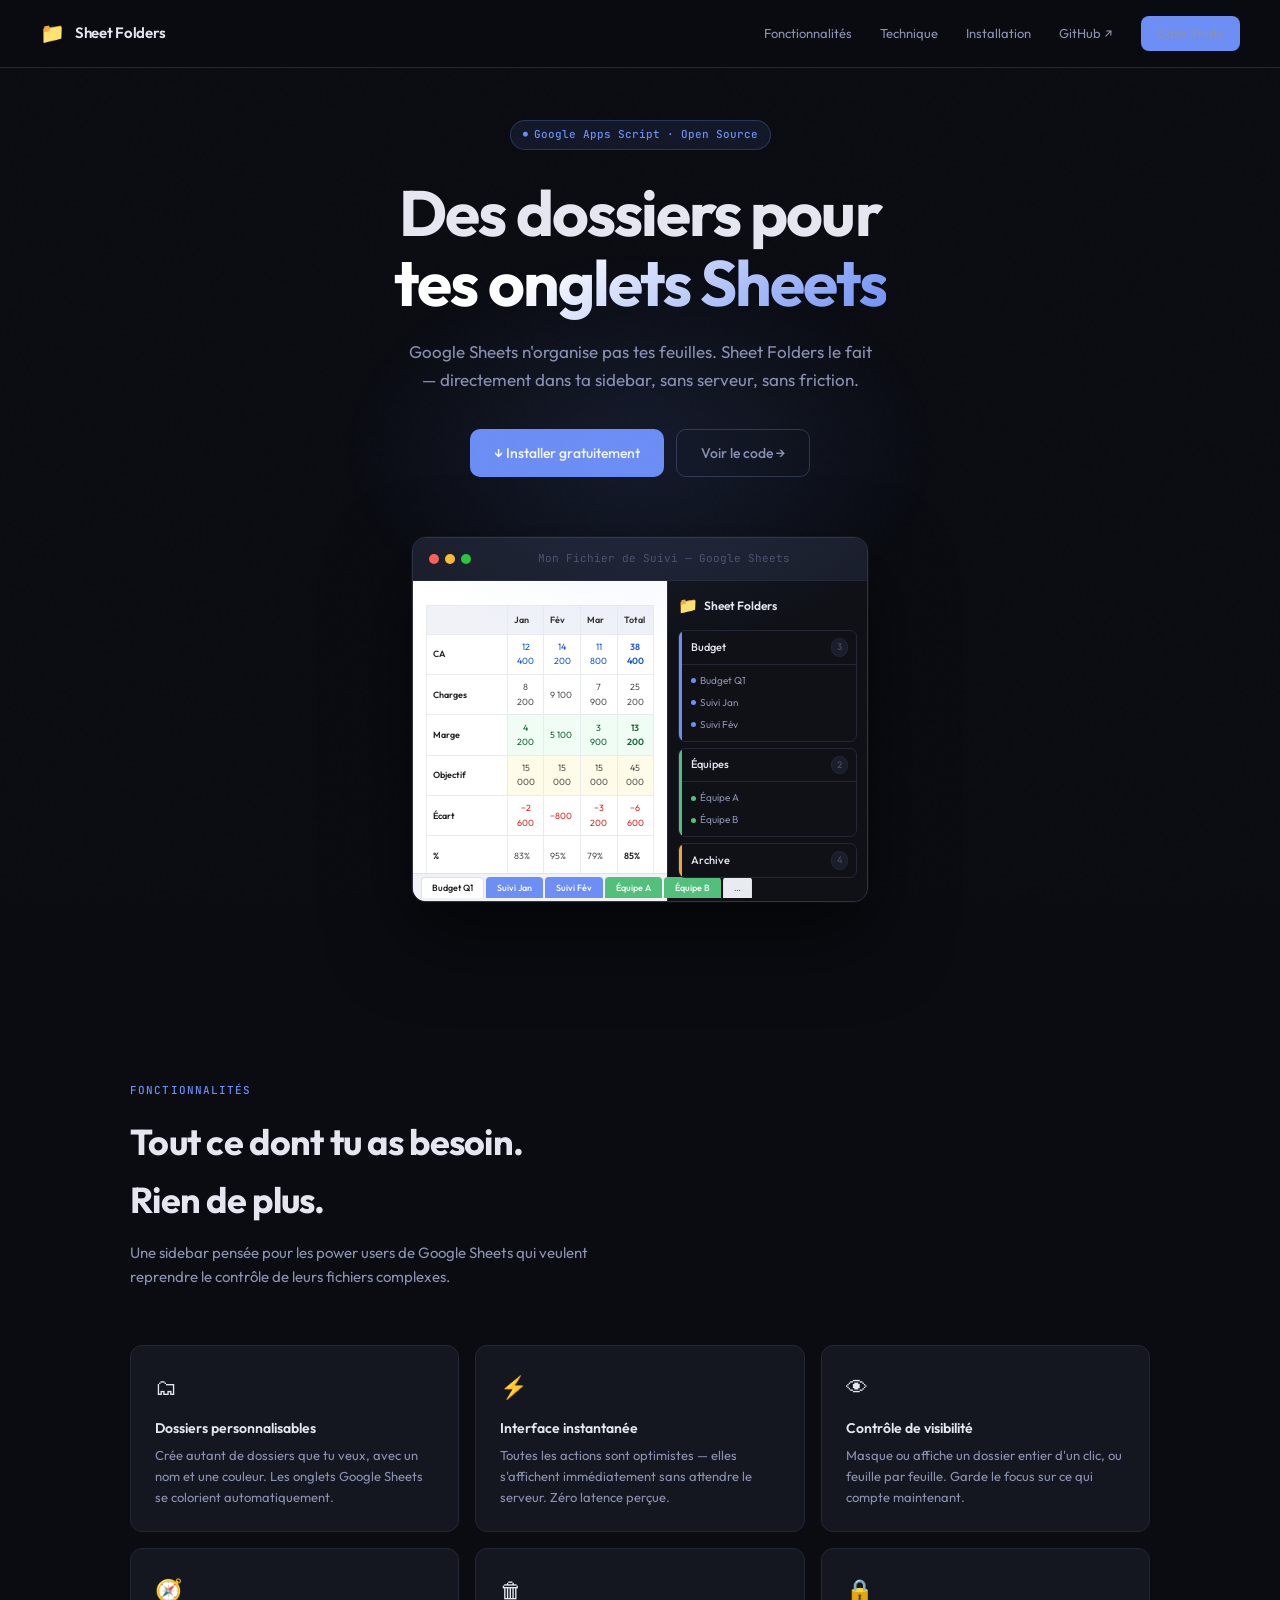
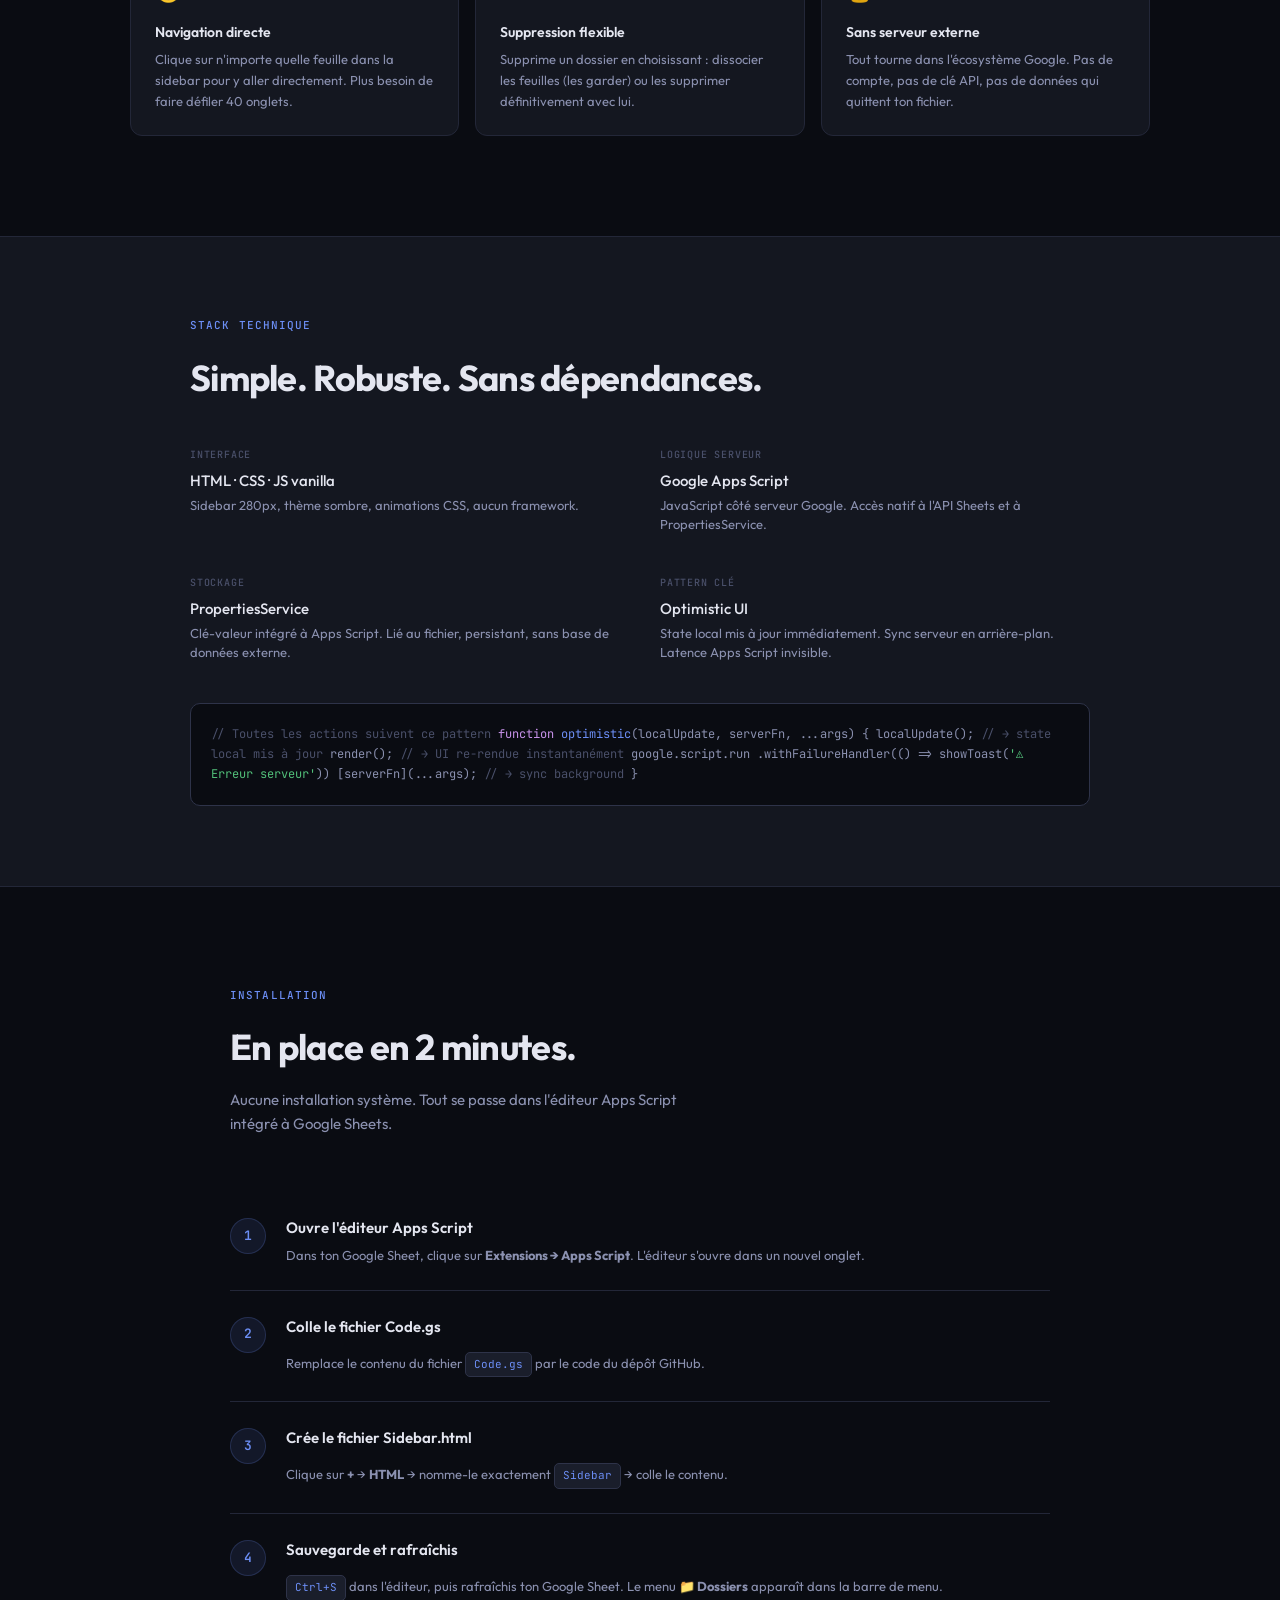
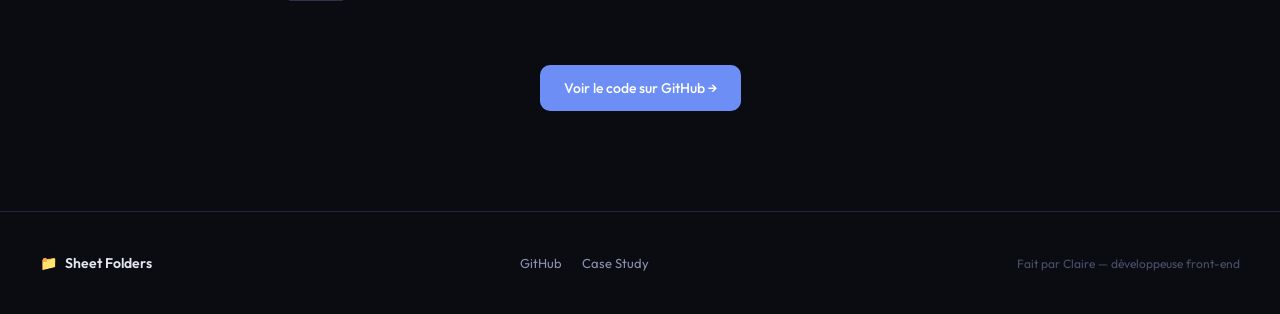
<file: index.html>
<!DOCTYPE html>
<html lang="fr">
<head>
<meta charset="UTF-8">
<meta name="viewport" content="width=device-width, initial-scale=1.0">
<title>Sheet Folders — Organise tes onglets Google Sheets</title>
<style>
@import url('https://fonts.googleapis.com/css2?family=Outfit:wght@300;400;500;600;700&family=JetBrains+Mono:wght@400;500&display=swap');

*, *::before, *::after { box-sizing: border-box; margin: 0; padding: 0; }

:root {
  --bg:      #0A0C12;
  --bg2:     #0F1117;
  --surface: #141720;
  --surface2:#1A1E2B;
  --border:  #232738;
  --border2: #2E3349;
  --text:    #E4E6F0;
  --text2:   #8B91B0;
  --text3:   #4A506A;
  --accent:  #6C8EF5;
  --accent2: #4A6FE0;
  --green:   #52C07A;
}

html { scroll-behavior: smooth; }

body {
  font-family: 'Outfit', sans-serif;
  background: var(--bg);
  color: var(--text);
  line-height: 1.6;
  overflow-x: hidden;
}

/* ── NOISE OVERLAY ── */
body::before {
  content: '';
  position: fixed; inset: 0;
  background-image: url("data:image/svg+xml,%3Csvg viewBox='0 0 256 256' xmlns='http://www.w3.org/2000/svg'%3E%3Cfilter id='noise'%3E%3CfeTurbulence type='fractalNoise' baseFrequency='0.9' numOctaves='4' stitchTiles='stitch'/%3E%3C/filter%3E%3Crect width='100%25' height='100%25' filter='url(%23noise)' opacity='0.03'/%3E%3C/svg%3E");
  pointer-events: none; z-index: 0; opacity: .4;
}

/* ── NAV ── */
nav {
  position: fixed; top: 0; left: 0; right: 0;
  z-index: 100;
  padding: 16px 40px;
  display: flex; align-items: center; justify-content: space-between;
  background: rgba(10,12,18,.85);
  backdrop-filter: blur(12px);
  border-bottom: 1px solid var(--border);
}
.nav-logo { display: flex; align-items: center; gap: 10px; }
.nav-logo-icon { font-size: 20px; }
.nav-logo-text { font-size: 15px; font-weight: 600; letter-spacing: -0.02em; }
.nav-links { display: flex; align-items: center; gap: 28px; }
.nav-links a {
  font-size: 13px; color: var(--text2); text-decoration: none;
  transition: color .15s;
}
.nav-links a:hover { color: var(--text); }
.nav-cta {
  padding: 7px 16px;
  background: var(--accent);
  color: #fff; border: none; border-radius: 8px;
  font-size: 13px; font-weight: 500; font-family: 'Outfit', sans-serif;
  cursor: pointer; text-decoration: none;
  transition: background .15s;
}
.nav-cta:hover { background: var(--accent2); }

/* ── HERO ── */
.hero {
  min-height: 100vh;
  display: flex; flex-direction: column;
  align-items: center; justify-content: center;
  padding: 120px 40px 80px;
  position: relative; text-align: center;
}

/* Glow */
.hero::after {
  content: '';
  position: absolute;
  width: 600px; height: 400px;
  background: radial-gradient(ellipse, rgba(108,142,245,.12) 0%, transparent 70%);
  top: 50%; left: 50%; transform: translate(-50%, -60%);
  pointer-events: none;
}

.hero-badge {
  display: inline-flex; align-items: center; gap: 6px;
  padding: 5px 12px;
  background: rgba(108,142,245,.1);
  border: 1px solid rgba(108,142,245,.25);
  border-radius: 20px;
  font-size: 11px; font-weight: 500; color: var(--accent);
  font-family: 'JetBrains Mono', monospace;
  margin-bottom: 28px;
  animation: fadeUp .5s ease both;
}
.hero-badge::before { content: '●'; font-size: 8px; }

.hero-title {
  font-size: clamp(36px, 6vw, 64px);
  font-weight: 700;
  letter-spacing: -0.03em;
  line-height: 1.1;
  margin-bottom: 20px;
  animation: fadeUp .5s .1s ease both;
}
.hero-title span {
  background: linear-gradient(135deg, #fff 30%, var(--accent));
  -webkit-background-clip: text; -webkit-text-fill-color: transparent;
  background-clip: text;
}

.hero-sub {
  font-size: 17px; color: var(--text2); font-weight: 400;
  max-width: 480px; margin: 0 auto 36px;
  animation: fadeUp .5s .2s ease both;
}

.hero-actions {
  display: flex; gap: 12px; justify-content: center; flex-wrap: wrap;
  animation: fadeUp .5s .3s ease both;
}
.btn-hero {
  padding: 12px 24px; border-radius: 10px;
  font-size: 14px; font-weight: 500; font-family: 'Outfit', sans-serif;
  cursor: pointer; text-decoration: none; transition: all .15s;
  display: inline-flex; align-items: center; gap: 8px; border: none;
}
.btn-hero-primary { background: var(--accent); color: #fff; }
.btn-hero-primary:hover { background: var(--accent2); transform: translateY(-1px); }
.btn-hero-ghost {
  background: transparent; color: var(--text2);
  border: 1px solid var(--border2);
}
.btn-hero-ghost:hover { background: var(--surface); color: var(--text); }

/* Preview window */
.hero-preview {
  margin-top: 60px; position: relative;
  animation: fadeUp .6s .4s ease both;
}
.preview-window {
  background: var(--surface);
  border: 1px solid var(--border2);
  border-radius: 14px;
  overflow: hidden;
  box-shadow: 0 32px 80px rgba(0,0,0,.6), 0 0 0 1px rgba(255,255,255,.04);
  max-width: 680px; margin: 0 auto;
}
.preview-bar {
  display: flex; align-items: center; gap: 6px;
  padding: 12px 16px;
  background: var(--surface2);
  border-bottom: 1px solid var(--border);
}
.preview-dot { width: 10px; height: 10px; border-radius: 50%; }
.preview-title {
  flex: 1; text-align: center;
  font-size: 11px; color: var(--text3);
  font-family: 'JetBrains Mono', monospace;
}
.preview-body { display: flex; }
.preview-sheet {
  flex: 1;
  background: #fff;
  height: 320px;
  position: relative;
  display: flex; align-items: center; justify-content: center;
}
.preview-sheet-inner {
  width: 90%; height: 85%;
  display: grid; grid-template-columns: 80px repeat(4, 1fr);
  grid-template-rows: 28px repeat(6, 1fr);
  gap: 1px; background: #E8EBF0;
  border: 1px solid #E8EBF0;
}
.cell {
  background: #fff; font-size: 9px; color: #555;
  display: flex; align-items: center; padding: 0 6px;
}
.cell.header { background: #F0F2F8; font-weight: 600; color: #333; }
.cell.bold { font-weight: 600; color: #222; }
.cell.num { color: #1A56DB; }
.cell.green { color: #166534; background: #F0FDF4; }
.cell.yellow { background: #FEFCE8; }

/* Tabs at bottom */
.preview-tabs {
  position: absolute; bottom: 0; left: 0; right: 0;
  display: flex; gap: 2px; padding: 0 8px;
  background: #F0F2F5; border-top: 1px solid #DDE1E8;
  height: 28px; align-items: center;
}
.tab-pill {
  padding: 3px 10px; border-radius: 4px 4px 0 0;
  font-size: 9px; font-weight: 500;
  border: 1px solid transparent; border-bottom: none;
  cursor: default; white-space: nowrap;
}
.tab-pill.active { background: #fff; border-color: #DDE1E8; color: #111; }
.tab-pill.t1 { color: #fff; border-color: transparent; }
.tab-pill.t2 { color: #fff; border-color: transparent; }
.tab-pill.t3 { color: #fff; border-color: transparent; }
.tab-pill.t4 { color: #fff; border-color: transparent; }
.tab-pill.grey { background: #E8EBF0; color: #666; border-color: #DDE1E8; }

/* Sidebar preview */
.preview-sidebar {
  width: 200px; flex-shrink: 0;
  border-left: 1px solid var(--border);
  background: var(--bg2);
  padding: 12px 10px;
}
.ps-header {
  display: flex; align-items: center; gap: 6px;
  margin-bottom: 12px;
}
.ps-title { font-size: 12px; font-weight: 600; color: var(--text); }
.ps-folder {
  border-radius: 7px; overflow: hidden;
  border: 1px solid var(--border);
  margin-bottom: 6px;
  position: relative;
}
.ps-folder::before {
  content: '';
  position: absolute; left: 0; top: 0; bottom: 0;
  width: 3px; background: var(--fc, #6C8EF5);
  border-radius: 7px 0 0 7px;
}
.ps-folder-header {
  display: flex; align-items: center; gap: 6px;
  padding: 7px 8px 7px 12px;
  font-size: 11px; font-weight: 500; color: var(--text);
}
.ps-count {
  margin-left: auto;
  font-size: 9px; color: var(--text3);
  font-family: 'JetBrains Mono', monospace;
  background: var(--surface2);
  border: 1px solid var(--border);
  border-radius: 10px; padding: 1px 5px;
}
.ps-sheets { border-top: 1px solid var(--border); padding: 5px 8px 5px 12px; }
.ps-sheet {
  font-size: 10px; color: var(--text2);
  padding: 3px 0; display: flex; align-items: center; gap: 4px;
}
.ps-dot-tiny { width: 5px; height: 5px; border-radius: 50%; flex-shrink: 0; }

/* ── FEATURES ── */
.features {
  padding: 100px 40px;
  max-width: 1100px; margin: 0 auto;
}
.section-label {
  font-size: 11px; font-weight: 500;
  color: var(--accent);
  font-family: 'JetBrains Mono', monospace;
  letter-spacing: .1em; text-transform: uppercase;
  margin-bottom: 14px;
}
.section-title {
  font-size: clamp(24px, 3vw, 36px);
  font-weight: 700; letter-spacing: -0.02em;
  margin-bottom: 12px;
}
.section-sub { font-size: 15px; color: var(--text2); max-width: 480px; margin-bottom: 56px; }

.features-grid {
  display: grid;
  grid-template-columns: repeat(auto-fit, minmax(280px, 1fr));
  gap: 16px;
}
.feature-card {
  background: var(--surface);
  border: 1px solid var(--border);
  border-radius: 12px; padding: 24px;
  transition: border-color .2s, transform .2s;
}
.feature-card:hover { border-color: var(--border2); transform: translateY(-2px); }
.feature-icon { font-size: 22px; margin-bottom: 12px; }
.feature-title { font-size: 14px; font-weight: 600; margin-bottom: 6px; }
.feature-desc { font-size: 13px; color: var(--text2); line-height: 1.6; }

/* ── TECH ── */
.tech-section {
  padding: 80px 40px;
  background: var(--surface);
  border-top: 1px solid var(--border);
  border-bottom: 1px solid var(--border);
}
.tech-inner { max-width: 900px; margin: 0 auto; }
.tech-grid { display: grid; grid-template-columns: 1fr 1fr; gap: 40px; margin-top: 40px; }
.tech-item { }
.tech-item-label {
  font-size: 10px; font-weight: 500; letter-spacing: .08em;
  text-transform: uppercase; color: var(--text3);
  font-family: 'JetBrains Mono', monospace;
  margin-bottom: 6px;
}
.tech-item-value { font-size: 15px; font-weight: 500; color: var(--text); }
.tech-item-desc { font-size: 13px; color: var(--text2); margin-top: 3px; line-height: 1.5; }

.code-block {
  background: var(--bg);
  border: 1px solid var(--border2);
  border-radius: 10px; padding: 20px;
  font-family: 'JetBrains Mono', monospace;
  font-size: 12px; line-height: 1.7;
  color: var(--text2); margin-top: 40px;
  overflow-x: auto;
}
.code-comment { color: var(--text3); }
.code-keyword { color: #C792EA; }
.code-fn { color: var(--accent); }
.code-string { color: var(--green); }

/* ── INSTALL ── */
.install-section { padding: 100px 40px; max-width: 900px; margin: 0 auto; }
.steps { margin-top: 40px; display: flex; flex-direction: column; gap: 0; }
.step {
  display: flex; gap: 20px; padding: 24px 0;
  border-bottom: 1px solid var(--border);
}
.step:last-child { border-bottom: none; }
.step-num {
  width: 36px; height: 36px; flex-shrink: 0;
  background: rgba(108,142,245,.1);
  border: 1px solid rgba(108,142,245,.2);
  border-radius: 50%;
  display: flex; align-items: center; justify-content: center;
  font-size: 13px; font-weight: 600; color: var(--accent);
  font-family: 'JetBrains Mono', monospace;
  margin-top: 2px;
}
.step-content { flex: 1; }
.step-title { font-size: 15px; font-weight: 600; margin-bottom: 5px; }
.step-desc { font-size: 13px; color: var(--text2); line-height: 1.6; }
.step-code {
  display: inline-block; margin-top: 8px;
  background: var(--surface2); border: 1px solid var(--border2);
  border-radius: 5px; padding: 3px 8px;
  font-family: 'JetBrains Mono', monospace; font-size: 11px; color: var(--accent);
}

/* ── FOOTER ── */
footer {
  border-top: 1px solid var(--border);
  padding: 40px;
  display: flex; align-items: center; justify-content: space-between;
  flex-wrap: wrap; gap: 16px;
}
.footer-logo { display: flex; align-items: center; gap: 8px; font-size: 14px; font-weight: 600; }
.footer-links { display: flex; gap: 20px; }
.footer-links a { font-size: 13px; color: var(--text2); text-decoration: none; transition: color .15s; }
.footer-links a:hover { color: var(--text); }
.footer-credit { font-size: 12px; color: var(--text3); }

/* ── ANIMATIONS ── */
@keyframes fadeUp {
  from { opacity: 0; transform: translateY(16px); }
  to   { opacity: 1; transform: none; }
}
.reveal { opacity: 0; transform: translateY(20px); transition: opacity .5s ease, transform .5s ease; }
.reveal.visible { opacity: 1; transform: none; }
</style>
</head>
<body>

<!-- NAV -->
<nav>
  <div class="nav-logo">
    <span class="nav-logo-icon">📁</span>
    <span class="nav-logo-text">Sheet Folders</span>
  </div>
  <div class="nav-links">
    <a href="#features">Fonctionnalités</a>
    <a href="#tech">Technique</a>
    <a href="#install">Installation</a>
    <a href="https://github.com" target="_blank">GitHub ↗</a>
    <a href="case-study.html" class="nav-cta">Case Study</a>
  </div>
</nav>

<!-- HERO -->
<section class="hero">
  <div class="hero-badge">Google Apps Script · Open Source</div>
  <h1 class="hero-title">
    Des dossiers pour<br><span>tes onglets Sheets</span>
  </h1>
  <p class="hero-sub">
    Google Sheets n'organise pas tes feuilles. Sheet Folders le fait — directement dans ta sidebar, sans serveur, sans friction.
  </p>
  <div class="hero-actions">
    <a href="#install" class="btn-hero btn-hero-primary">
      ↓ Installer gratuitement
    </a>
    <a href="https://github.com" class="btn-hero btn-hero-ghost" target="_blank">
      Voir le code →
    </a>
  </div>

  <!-- Preview -->
  <div class="hero-preview">
    <div class="preview-window">
      <div class="preview-bar">
        <div class="preview-dot" style="background:#FF5F57"></div>
        <div class="preview-dot" style="background:#FFBD2E"></div>
        <div class="preview-dot" style="background:#28C840"></div>
        <span class="preview-title">Mon Fichier de Suivi — Google Sheets</span>
      </div>
      <div class="preview-body">
        <!-- Sheet -->
        <div class="preview-sheet">
          <div class="preview-sheet-inner">
            <div class="cell header"></div>
            <div class="cell header">Jan</div>
            <div class="cell header">Fév</div>
            <div class="cell header">Mar</div>
            <div class="cell header">Total</div>
            <div class="cell bold">CA</div>
            <div class="cell num">12 400</div>
            <div class="cell num">14 200</div>
            <div class="cell num">11 800</div>
            <div class="cell num bold">38 400</div>
            <div class="cell bold">Charges</div>
            <div class="cell">8 200</div>
            <div class="cell">9 100</div>
            <div class="cell">7 900</div>
            <div class="cell">25 200</div>
            <div class="cell bold">Marge</div>
            <div class="cell green">4 200</div>
            <div class="cell green">5 100</div>
            <div class="cell green">3 900</div>
            <div class="cell green bold">13 200</div>
            <div class="cell bold">Objectif</div>
            <div class="cell yellow">15 000</div>
            <div class="cell yellow">15 000</div>
            <div class="cell yellow">15 000</div>
            <div class="cell yellow">45 000</div>
            <div class="cell bold">Écart</div>
            <div class="cell" style="color:#DC2626">−2 600</div>
            <div class="cell" style="color:#DC2626">−800</div>
            <div class="cell" style="color:#DC2626">−3 200</div>
            <div class="cell" style="color:#DC2626">−6 600</div>
            <div class="cell bold">%</div>
            <div class="cell">83%</div>
            <div class="cell">95%</div>
            <div class="cell">79%</div>
            <div class="cell bold">85%</div>
          </div>
          <div class="preview-tabs">
            <div class="tab-pill active">Budget Q1</div>
            <div class="tab-pill t1" style="background:#6C8EF5">Suivi Jan</div>
            <div class="tab-pill t2" style="background:#6C8EF5">Suivi Fév</div>
            <div class="tab-pill t3" style="background:#52C07A">Équipe A</div>
            <div class="tab-pill t4" style="background:#52C07A">Équipe B</div>
            <div class="tab-pill grey">…</div>
          </div>
        </div>
        <!-- Sidebar -->
        <div class="preview-sidebar">
          <div class="ps-header">
            <span>📁</span>
            <span class="ps-title">Sheet Folders</span>
          </div>
          <div class="ps-folder" style="--fc:#6C8EF5">
            <div class="ps-folder-header">
              Budget <span class="ps-count">3</span>
            </div>
            <div class="ps-sheets">
              <div class="ps-sheet"><div class="ps-dot-tiny" style="background:#6C8EF5"></div>Budget Q1</div>
              <div class="ps-sheet"><div class="ps-dot-tiny" style="background:#6C8EF5"></div>Suivi Jan</div>
              <div class="ps-sheet"><div class="ps-dot-tiny" style="background:#6C8EF5"></div>Suivi Fév</div>
            </div>
          </div>
          <div class="ps-folder" style="--fc:#52C07A">
            <div class="ps-folder-header">
              Équipes <span class="ps-count">2</span>
            </div>
            <div class="ps-sheets">
              <div class="ps-sheet"><div class="ps-dot-tiny" style="background:#52C07A"></div>Équipe A</div>
              <div class="ps-sheet"><div class="ps-dot-tiny" style="background:#52C07A"></div>Équipe B</div>
            </div>
          </div>
          <div class="ps-folder" style="--fc:#F5A623">
            <div class="ps-folder-header">
              Archive <span class="ps-count">4</span>
            </div>
          </div>
        </div>
      </div>
    </div>
  </div>
</section>

<!-- FEATURES -->
<section class="features" id="features">
  <div class="reveal">
    <div class="section-label">Fonctionnalités</div>
    <h2 class="section-title">Tout ce dont tu as besoin.<br>Rien de plus.</h2>
    <p class="section-sub">Une sidebar pensée pour les power users de Google Sheets qui veulent reprendre le contrôle de leurs fichiers complexes.</p>
  </div>
  <div class="features-grid reveal">
    <div class="feature-card">
      <div class="feature-icon">🗂</div>
      <div class="feature-title">Dossiers personnalisables</div>
      <div class="feature-desc">Crée autant de dossiers que tu veux, avec un nom et une couleur. Les onglets Google Sheets se colorient automatiquement.</div>
    </div>
    <div class="feature-card">
      <div class="feature-icon">⚡</div>
      <div class="feature-title">Interface instantanée</div>
      <div class="feature-desc">Toutes les actions sont optimistes — elles s'affichent immédiatement sans attendre le serveur. Zéro latence perçue.</div>
    </div>
    <div class="feature-card">
      <div class="feature-icon">👁</div>
      <div class="feature-title">Contrôle de visibilité</div>
      <div class="feature-desc">Masque ou affiche un dossier entier d'un clic, ou feuille par feuille. Garde le focus sur ce qui compte maintenant.</div>
    </div>
    <div class="feature-card">
      <div class="feature-icon">🧭</div>
      <div class="feature-title">Navigation directe</div>
      <div class="feature-desc">Clique sur n'importe quelle feuille dans la sidebar pour y aller directement. Plus besoin de faire défiler 40 onglets.</div>
    </div>
    <div class="feature-card">
      <div class="feature-icon">🗑</div>
      <div class="feature-title">Suppression flexible</div>
      <div class="feature-desc">Supprime un dossier en choisissant : dissocier les feuilles (les garder) ou les supprimer définitivement avec lui.</div>
    </div>
    <div class="feature-card">
      <div class="feature-icon">🔒</div>
      <div class="feature-title">Sans serveur externe</div>
      <div class="feature-desc">Tout tourne dans l'écosystème Google. Pas de compte, pas de clé API, pas de données qui quittent ton fichier.</div>
    </div>
  </div>
</section>

<!-- TECH -->
<section class="tech-section" id="tech">
  <div class="tech-inner">
    <div class="reveal">
      <div class="section-label">Stack technique</div>
      <h2 class="section-title">Simple. Robuste. Sans dépendances.</h2>
    </div>
    <div class="tech-grid reveal">
      <div class="tech-item">
        <div class="tech-item-label">Interface</div>
        <div class="tech-item-value">HTML · CSS · JS vanilla</div>
        <div class="tech-item-desc">Sidebar 280px, thème sombre, animations CSS, aucun framework.</div>
      </div>
      <div class="tech-item">
        <div class="tech-item-label">Logique serveur</div>
        <div class="tech-item-value">Google Apps Script</div>
        <div class="tech-item-desc">JavaScript côté serveur Google. Accès natif à l'API Sheets et à PropertiesService.</div>
      </div>
      <div class="tech-item">
        <div class="tech-item-label">Stockage</div>
        <div class="tech-item-value">PropertiesService</div>
        <div class="tech-item-desc">Clé-valeur intégré à Apps Script. Lié au fichier, persistant, sans base de données externe.</div>
      </div>
      <div class="tech-item">
        <div class="tech-item-label">Pattern clé</div>
        <div class="tech-item-value">Optimistic UI</div>
        <div class="tech-item-desc">State local mis à jour immédiatement. Sync serveur en arrière-plan. Latence Apps Script invisible.</div>
      </div>
    </div>
    <div class="code-block reveal">
<span class="code-comment">// Toutes les actions suivent ce pattern</span>
<span class="code-keyword">function</span> <span class="code-fn">optimistic</span>(localUpdate, serverFn, ...args) {
  localUpdate();   <span class="code-comment">// → state local mis à jour</span>
  render();        <span class="code-comment">// → UI re-rendue instantanément</span>
  google.script.run
    .withFailureHandler(() => showToast(<span class="code-string">'⚠ Erreur serveur'</span>))
    [serverFn](...args); <span class="code-comment">// → sync background</span>
}
    </div>
  </div>
</section>

<!-- INSTALL -->
<section class="install-section" id="install">
  <div class="reveal">
    <div class="section-label">Installation</div>
    <h2 class="section-title">En place en 2 minutes.</h2>
    <p class="section-sub">Aucune installation système. Tout se passe dans l'éditeur Apps Script intégré à Google Sheets.</p>
  </div>
  <div class="steps reveal">
    <div class="step">
      <div class="step-num">1</div>
      <div class="step-content">
        <div class="step-title">Ouvre l'éditeur Apps Script</div>
        <div class="step-desc">Dans ton Google Sheet, clique sur <strong>Extensions → Apps Script</strong>. L'éditeur s'ouvre dans un nouvel onglet.</div>
      </div>
    </div>
    <div class="step">
      <div class="step-num">2</div>
      <div class="step-content">
        <div class="step-title">Colle le fichier Code.gs</div>
        <div class="step-desc">Remplace le contenu du fichier <code class="step-code">Code.gs</code> par le code du dépôt GitHub.</div>
      </div>
    </div>
    <div class="step">
      <div class="step-num">3</div>
      <div class="step-content">
        <div class="step-title">Crée le fichier Sidebar.html</div>
        <div class="step-desc">Clique sur <strong>+</strong> → <strong>HTML</strong> → nomme-le exactement <code class="step-code">Sidebar</code> → colle le contenu.</div>
      </div>
    </div>
    <div class="step">
      <div class="step-num">4</div>
      <div class="step-content">
        <div class="step-title">Sauvegarde et rafraîchis</div>
        <div class="step-desc"><code class="step-code">Ctrl+S</code> dans l'éditeur, puis rafraîchis ton Google Sheet. Le menu <strong>📁 Dossiers</strong> apparaît dans la barre de menu.</div>
      </div>
    </div>
  </div>
  <div style="margin-top:40px;text-align:center" class="reveal">
    <a href="https://github.com" class="btn-hero btn-hero-primary" target="_blank">
      Voir le code sur GitHub →
    </a>
  </div>
</section>

<!-- FOOTER -->
<footer>
  <div class="footer-logo">
    <span>📁</span> Sheet Folders
  </div>
  <div class="footer-links">
    <a href="https://github.com" target="_blank">GitHub</a>
    <a href="case-study.html">Case Study</a>
  </div>
  <div class="footer-credit">Fait par Claire — développeuse front-end</div>
</footer>

<script>
// Scroll reveal
const observer = new IntersectionObserver(entries => {
  entries.forEach(e => { if (e.isIntersecting) e.target.classList.add('visible'); });
}, { threshold: 0.1 });
document.querySelectorAll('.reveal').forEach(el => observer.observe(el));
</script>
</body>
</html>
</file>
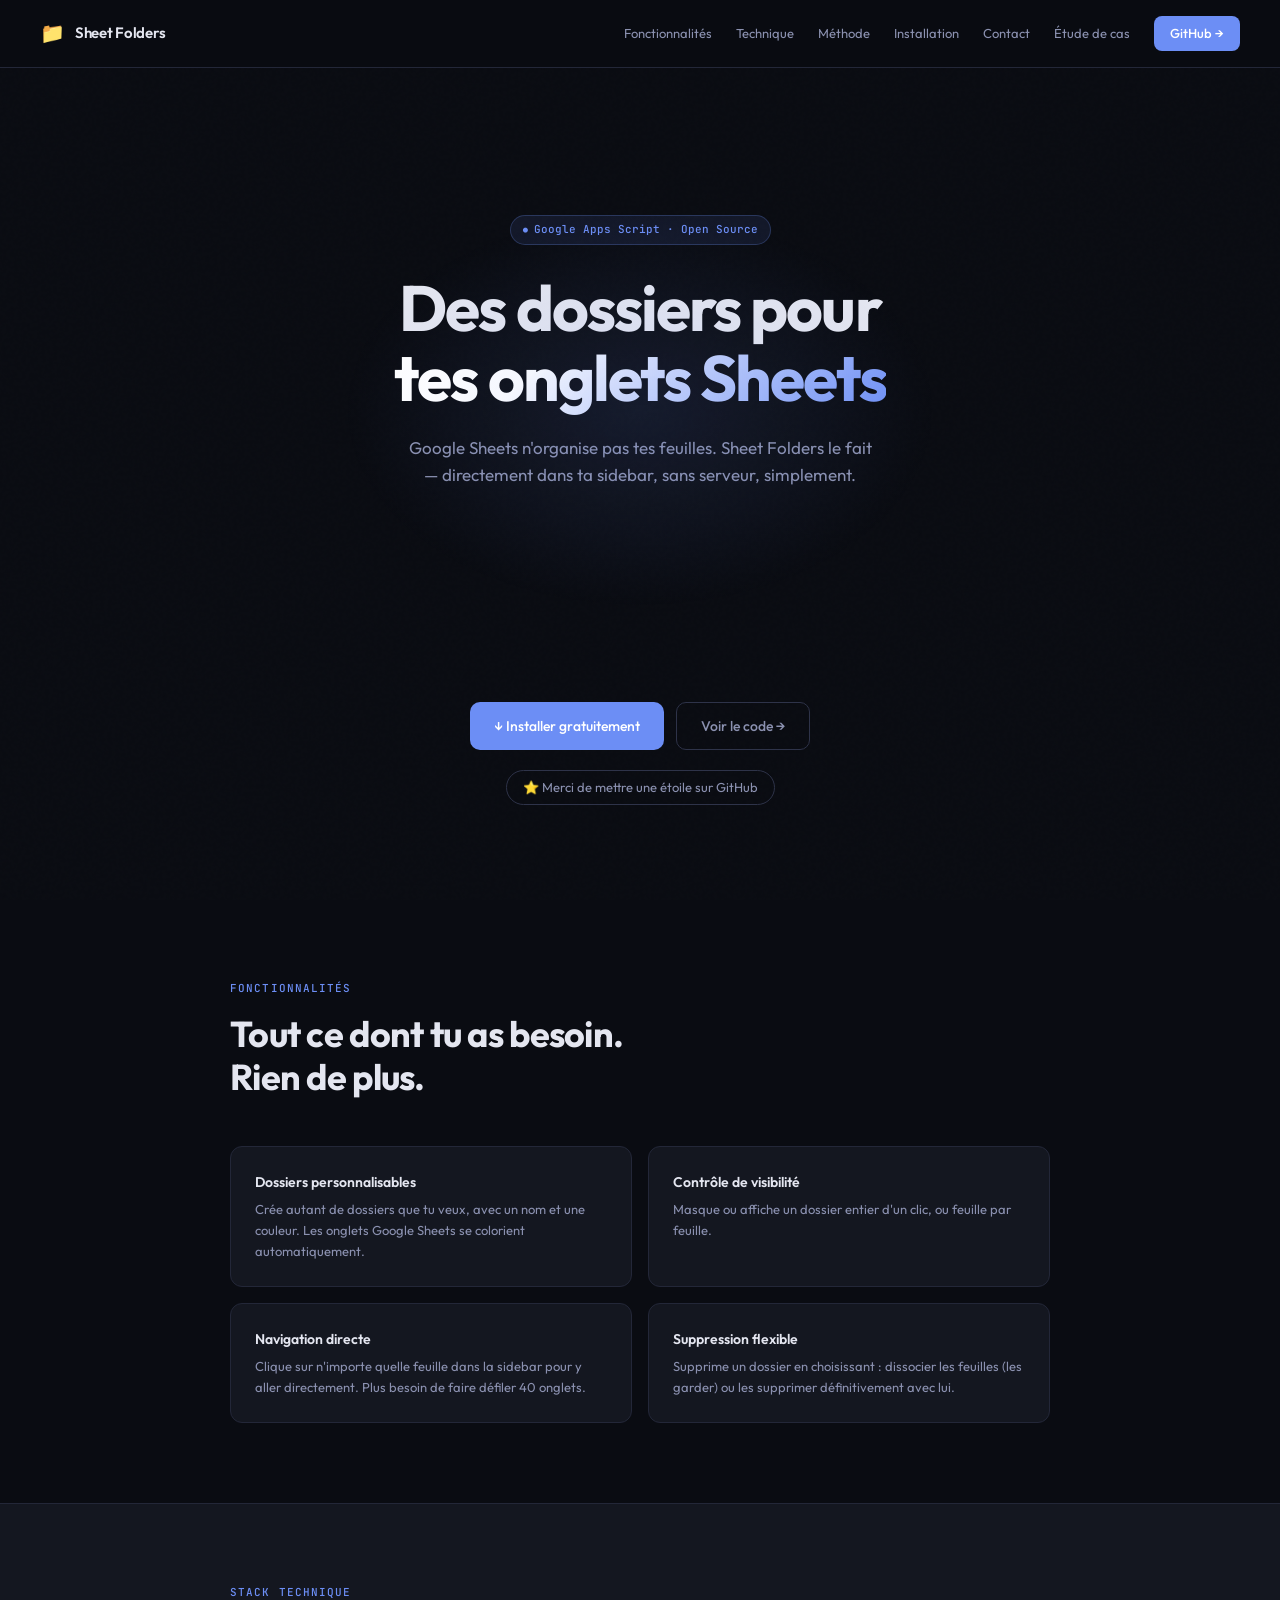
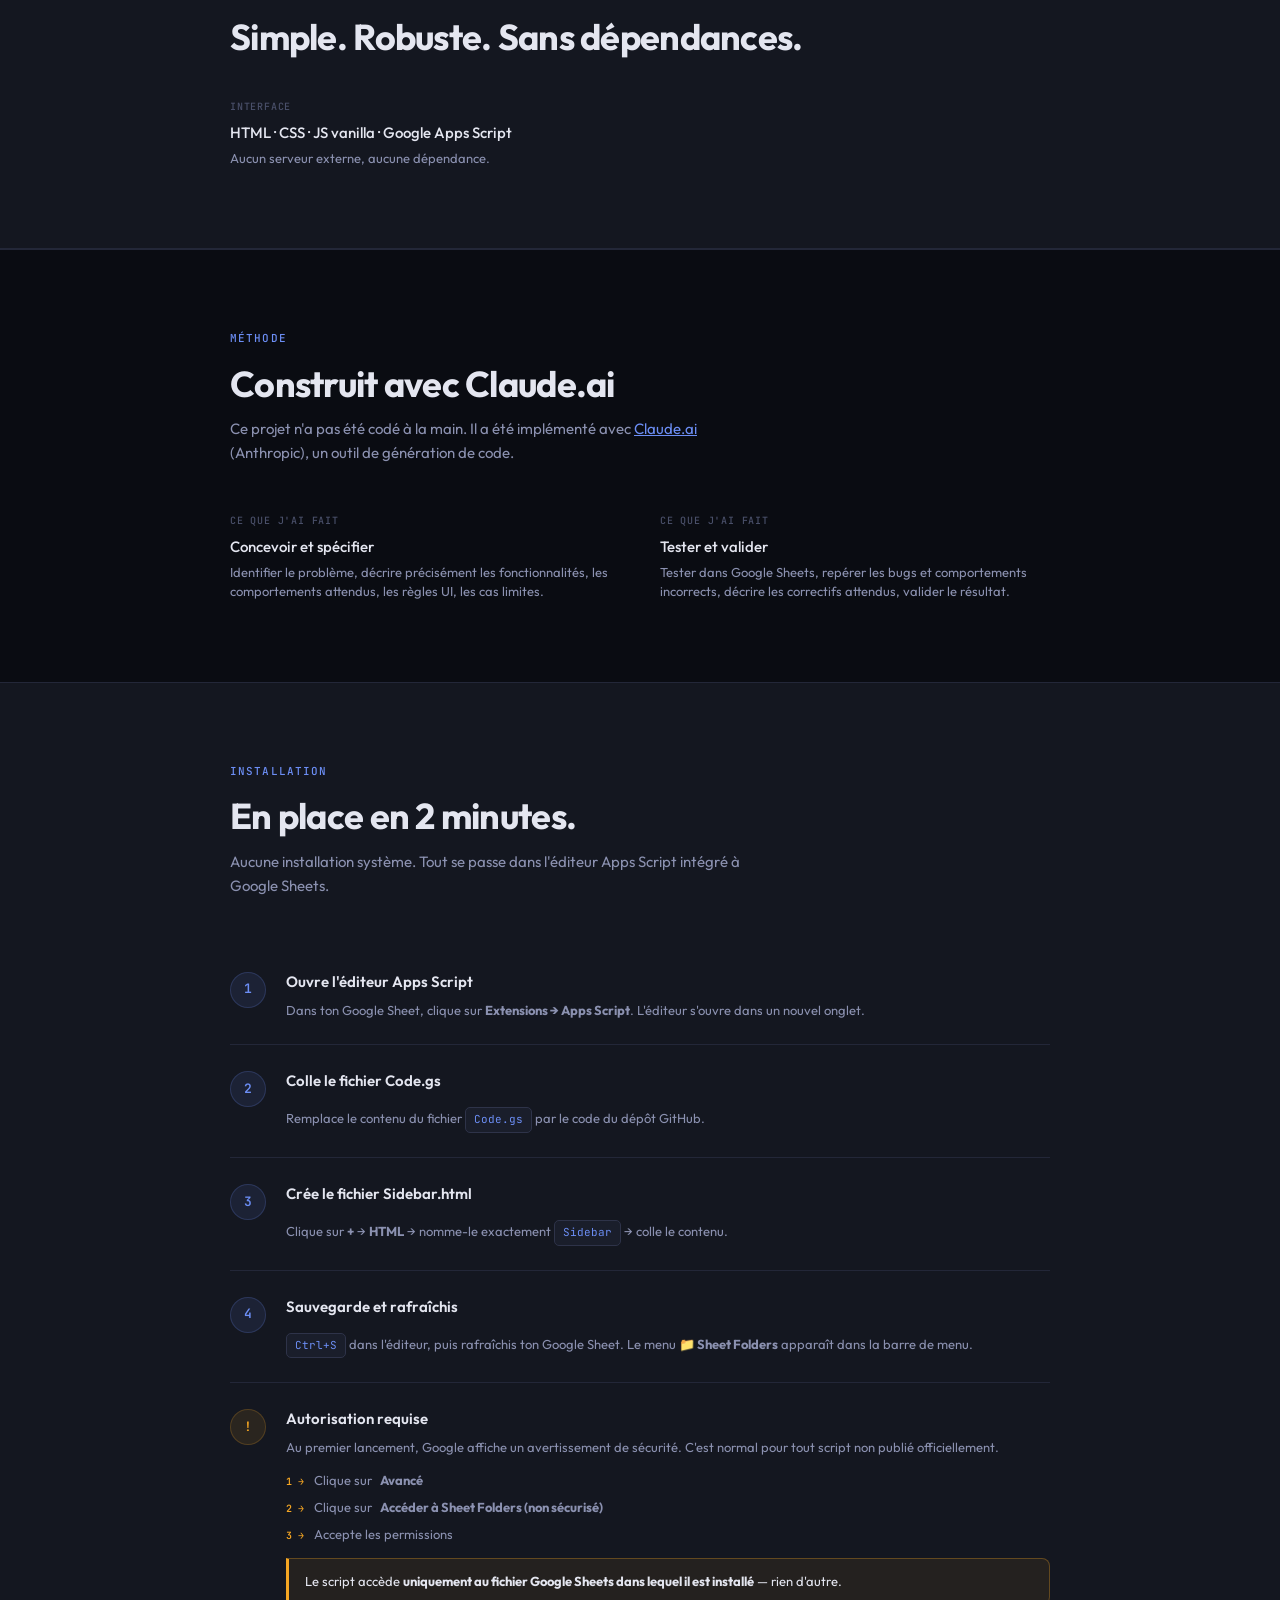
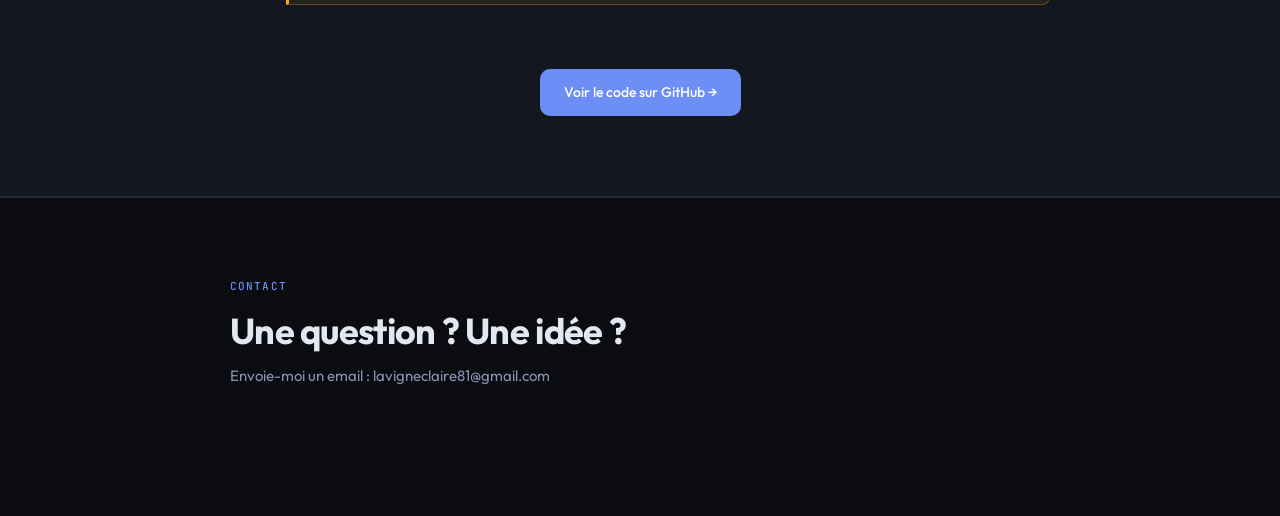
<file: docs/index.html>
<!DOCTYPE html>
<html lang="fr">
<head>
<meta charset="UTF-8">
<meta name="viewport" content="width=device-width, initial-scale=1.0">
<title>Sheet Folders — Organise tes onglets Google Sheets</title>
<link rel="stylesheet" href="styles.css">
</head>
<body>

<a href="#main" class="skip-link">Aller au contenu</a>

<!-- NAV -->
<nav aria-label="Navigation principale">
  <a href="/" class="nav-logo" aria-label="Sheet Folders — accueil">
    <span class="nav-logo-icon" aria-hidden="true">📁</span>
    <span class="nav-logo-text">Sheet Folders</span>
  </a>
  <div class="nav-links" role="list">
    <a href="#features" role="listitem">Fonctionnalités</a>
    <a href="#tech" role="listitem">Technique</a>
    <a href="#methode" role="listitem">Méthode</a>
    <a href="#install" role="listitem">Installation</a>
    <a href="#contact" role="listitem">Contact</a>
    <a href="https://github.com/Claire-Lavigne/sheet-folders/blob/main/docs/CASE_STUDY.md" target="_blank" rel="noopener" role="listitem">Étude de cas</a>
    <a href="https://github.com/Claire-Lavigne/sheet-folders" target="_blank" rel="noopener" class="nav-cta" role="listitem">
      GitHub →
    </a>
  </div>
</nav>

<main id="main">

<!-- HERO -->
<section class="hero" aria-labelledby="hero-title">
  <div class="hero-badge" aria-label="Google Apps Script, Open Source">Google Apps Script · Open Source</div>
  <h1 class="hero-title" id="hero-title">
    Des dossiers pour<br><span>tes onglets Sheets</span>
  </h1>
  <p class="hero-sub">
    Google Sheets n'organise pas tes feuilles. Sheet Folders le fait — directement dans ta sidebar, sans serveur, simplement.
  </p>
  <div class="hero-demo">
    <video autoplay loop muted playsinline width="100%">
      <source src="https://raw.githubusercontent.com/Claire-Lavigne/sheet-folders/main/docs/demo.mp4" type="video/mp4">
    </video>
  </div>
  <div class="hero-actions">
    <a href="#install" class="btn-hero btn-hero-primary">
      ↓ Installer gratuitement
    </a>
    <a href="https://github.com/Claire-Lavigne/sheet-folders" class="btn-hero btn-hero-ghost" target="_blank" rel="noopener">
      Voir le code →
    </a>
  </div>
  <a href="https://github.com/Claire-Lavigne/sheet-folders" target="_blank" rel="noopener" class="star-nudge">
    ⭐ Merci de mettre une étoile sur GitHub
  </a>
</section>

<!-- FEATURES -->
<section class="features" id="features" aria-labelledby="features-title">
  <div class="section-inner">
    <div class="reveal">
      <div class="section-label">Fonctionnalités</div>
      <h2 class="section-title" id="features-title">Tout ce dont tu as besoin.<br>Rien de plus.</h2>
    </div>
    <div class="features-grid reveal">
      <article class="feature-card">
        <h3 class="feature-title">Dossiers personnalisables</h3>
        <p class="feature-desc">Crée autant de dossiers que tu veux, avec un nom et une couleur. Les onglets Google Sheets se colorient automatiquement.</p>
      </article>
      <article class="feature-card">
        <h3 class="feature-title">Contrôle de visibilité</h3>
        <p class="feature-desc">Masque ou affiche un dossier entier d'un clic, ou feuille par feuille.</p>
      </article>
      <article class="feature-card">
        <h3 class="feature-title">Navigation directe</h3>
        <p class="feature-desc">Clique sur n'importe quelle feuille dans la sidebar pour y aller directement. Plus besoin de faire défiler 40 onglets.</p>
      </article>
      <article class="feature-card">
        <h3 class="feature-title">Suppression flexible</h3>
        <p class="feature-desc">Supprime un dossier en choisissant : dissocier les feuilles (les garder) ou les supprimer définitivement avec lui.</p>
      </article>
    </div>
  </div>
</section>

<!-- TECH -->
<section class="tech" id="tech" aria-labelledby="tech-title">
  <div class="section-inner">
    <div class="reveal">
      <div class="section-label">Stack technique</div>
      <h2 class="section-title" id="tech-title">Simple. Robuste. Sans dépendances.</h2>
    </div>
    <div class="tech-grid reveal">
      <div class="tech-item">
        <div class="tech-item-label">Interface</div>
        <div class="tech-item-value">HTML · CSS · JS vanilla · Google Apps Script</div>
        <p class="tech-item-desc">Aucun serveur externe, aucune dépendance.</p>
      </div>
    </div>
  </div>
</section>

<!-- MÉTHODE -->
<section class="methode" id="methode" aria-labelledby="methode-title">
  <div class="section-inner">
    <div class="reveal">
      <div class="section-label">Méthode</div>
      <h2 class="section-title" id="methode-title">Construit avec Claude.ai</h2>
      <p class="section-sub">Ce projet n'a pas été codé à la main. Il a été implémenté avec <a href="https://claude.ai" style="color:var(--accent)" target="_blank" rel="noopener">Claude.ai</a> (Anthropic), un outil de génération de code.</p>
    </div>
    <div class="methode-grid reveal">
      <div>
        <div class="methode-item-label">Ce que j'ai fait</div>
        <div class="methode-item-value">Concevoir et spécifier</div>
        <p class="methode-item-desc">Identifier le problème, décrire précisément les fonctionnalités, les comportements attendus, les règles UI, les cas limites.</p>
      </div>
      <div>
        <div class="methode-item-label">Ce que j'ai fait</div>
        <div class="methode-item-value">Tester et valider</div>
        <p class="methode-item-desc">Tester dans Google Sheets, repérer les bugs et comportements incorrects, décrire les correctifs attendus, valider le résultat.</p>
      </div>
    </div>
  </div>
</section>

<!-- INSTALL -->
<section class="install" id="install" aria-labelledby="install-title">
  <div class="section-inner">
    <div class="reveal">
      <div class="section-label">Installation</div>
      <h2 class="section-title" id="install-title">En place en 2 minutes.</h2>
      <p class="section-sub">Aucune installation système. Tout se passe dans l'éditeur Apps Script intégré à Google Sheets.</p>
    </div>
    <ol class="steps reveal" aria-label="Étapes d'installation">
      <li class="step">
        <div class="step-num" aria-hidden="true">1</div>
        <div class="step-content">
          <h3 class="step-title">Ouvre l'éditeur Apps Script</h3>
          <p class="step-desc">Dans ton Google Sheet, clique sur <strong>Extensions → Apps Script</strong>. L'éditeur s'ouvre dans un nouvel onglet.</p>
        </div>
      </li>
      <li class="step">
        <div class="step-num" aria-hidden="true">2</div>
        <div class="step-content">
          <h3 class="step-title">Colle le fichier Code.gs</h3>
          <p class="step-desc">Remplace le contenu du fichier <code class="step-code">Code.gs</code> par le code du dépôt GitHub.</p>
        </div>
      </li>
      <li class="step">
        <div class="step-num" aria-hidden="true">3</div>
        <div class="step-content">
          <h3 class="step-title">Crée le fichier Sidebar.html</h3>
          <p class="step-desc">Clique sur <strong>+</strong> → <strong>HTML</strong> → nomme-le exactement <code class="step-code">Sidebar</code> → colle le contenu.</p>
        </div>
      </li>
      <li class="step">
        <div class="step-num" aria-hidden="true">4</div>
        <div class="step-content">
          <h3 class="step-title">Sauvegarde et rafraîchis</h3>
          <p class="step-desc"><code class="step-code">Ctrl+S</code> dans l'éditeur, puis rafraîchis ton Google Sheet. Le menu <strong>📁 Sheet Folders</strong> apparaît dans la barre de menu.</p>
        </div>
      </li>
      <li class="step">
        <div class="step-num step-num-warn" aria-label="Attention">!</div>
        <div class="step-content">
          <h3 class="step-title">Autorisation requise</h3>
          <p class="step-desc">Au premier lancement, Google affiche un avertissement de sécurité. C'est normal pour tout script non publié officiellement.</p>
          <ol class="auth-steps" aria-label="Étapes d'autorisation">
            <li class="auth-step"><span class="auth-step-num" aria-hidden="true">1 →</span> Clique sur <strong>Avancé</strong></li>
            <li class="auth-step"><span class="auth-step-num" aria-hidden="true">2 →</span> Clique sur <strong>Accéder à Sheet Folders (non sécurisé)</strong></li>
            <li class="auth-step"><span class="auth-step-num" aria-hidden="true">3 →</span> Accepte les permissions</li>
          </ol>
          <p class="auth-note" role="note">
            Le script accède <strong>uniquement au fichier Google Sheets dans lequel il est installé</strong> — rien d'autre.
          </p>
        </div>
      </li>
    </ol>
    <div class="install-cta reveal">
      <a href="https://github.com/Claire-Lavigne/sheet-folders" class="btn-hero btn-hero-primary" target="_blank" rel="noopener">
        Voir le code sur GitHub →
      </a>
    </div>
  </div>
</section>

<!-- CONTACT -->
<section class="contact" id="contact" aria-labelledby="contact-title">
  <div class="section-inner">
    <div class="reveal">
      <div class="section-label">Contact</div>
      <h2 class="section-title" id="contact-title">Une question ? Une idée ?</h2>
      <p class="section-sub">Envoie-moi un email : lavigneclaire81@gmail.com</p>
    </div>
  </div>
</section>
  
</main>
  
</body>
</html>
</file>
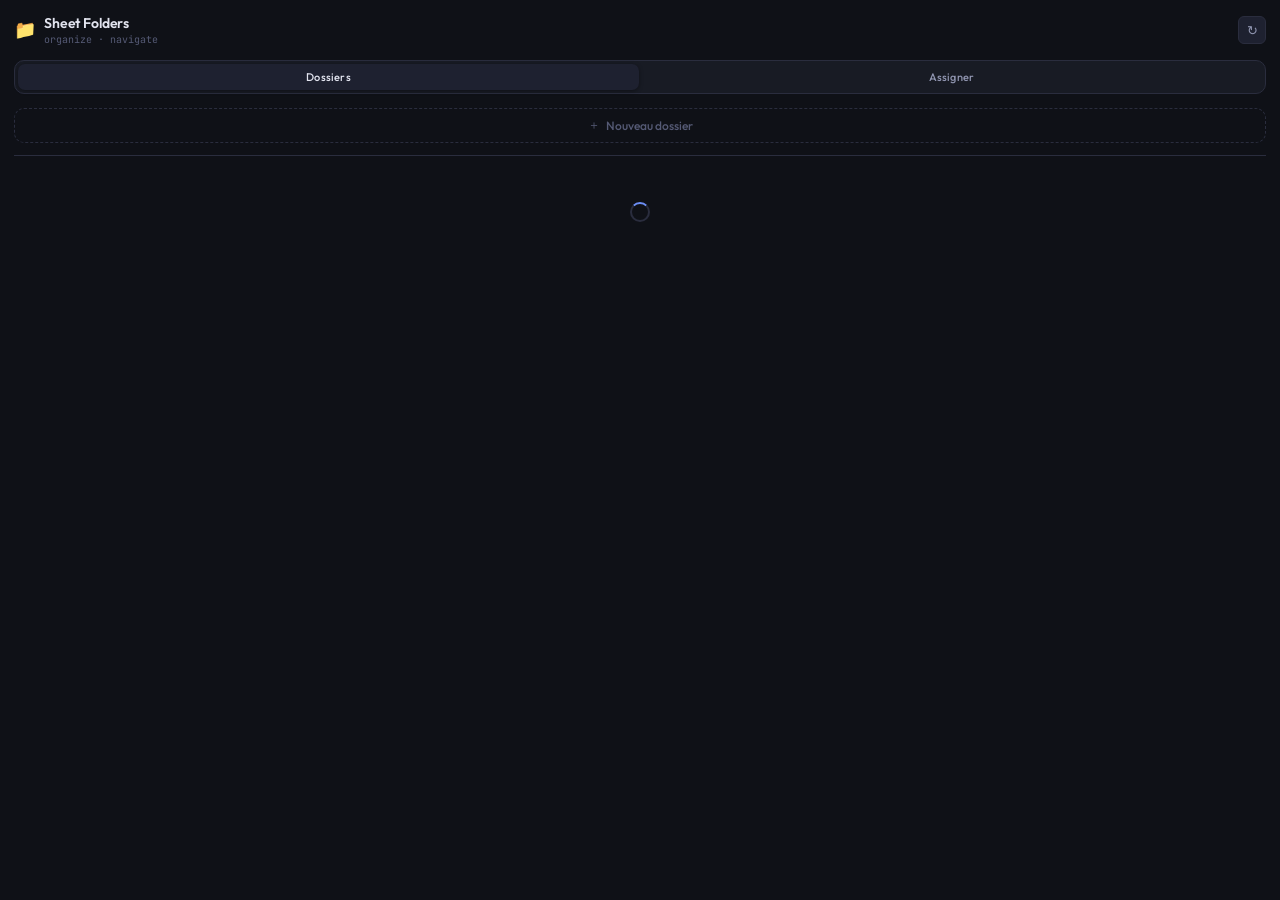
<file: Sidebar.html>
<!DOCTYPE html>
<html>
<head>
<meta charset="UTF-8">
<style>
@import url('https://fonts.googleapis.com/css2?family=Outfit:wght@300;400;500;600&family=JetBrains+Mono:wght@400;500&display=swap');

*, *::before, *::after { box-sizing: border-box; margin: 0; padding: 0; }

:root {
  --bg:       #0F1117;
  --surface:  #181B24;
  --surface2: #1E2130;
  --border:   #2A2D3E;
  --border2:  #363A52;
  --text:     #E2E4EF;
  --text2:    #9095B0;
  --text3:    #555A75;
  --accent:   #6C8EF5;
  --accent2:  #3D5CE0;
  --danger:   #F56C6C;
  --warn:     #F5A623;
  --success:  #52C07A;
  --radius:   10px;
  --radius-sm:6px;
}

body {
  font-family: 'Outfit', sans-serif;
  background: var(--bg);
  color: var(--text);
  font-size: 13px;
  padding: 0;
  min-height: 100vh;
  overflow-x: hidden;
}

/* ── SCROLLBAR ── */
::-webkit-scrollbar { width: 4px; }
::-webkit-scrollbar-track { background: transparent; }
::-webkit-scrollbar-thumb { background: var(--border2); border-radius: 4px; }

/* ── HEADER ── */
.header {
  padding: 14px 14px 0;
  display: flex;
  align-items: center;
  justify-content: space-between;
  margin-bottom: 14px;
}
.header-left { display: flex; align-items: center; gap: 8px; }
.logo { font-size: 18px; line-height: 1; }
.app-title {
  font-size: 14px;
  font-weight: 600;
  color: var(--text);
  letter-spacing: -0.01em;
}
.app-subtitle {
  font-size: 10px;
  color: var(--text3);
  font-family: 'JetBrains Mono', monospace;
  margin-top: 1px;
}
.header-actions { display: flex; gap: 4px; }

/* ── ICON BUTTONS ── */
.btn-icon {
  width: 28px; height: 28px;
  display: flex; align-items: center; justify-content: center;
  background: var(--surface2);
  border: 1px solid var(--border);
  border-radius: var(--radius-sm);
  cursor: pointer;
  color: var(--text2);
  font-size: 13px;
  transition: all .15s;
}
.btn-icon:hover { background: var(--border); color: var(--text); border-color: var(--border2); }

/* ── TABS ── */
.tabs {
  display: flex;
  margin: 0 14px 14px;
  background: var(--surface);
  border: 1px solid var(--border);
  border-radius: var(--radius);
  padding: 3px;
  gap: 2px;
}
.tab {
  flex: 1; padding: 6px 8px;
  text-align: center;
  font-size: 11px; font-weight: 500;
  font-family: 'Outfit', sans-serif;
  letter-spacing: 0.02em;
  border-radius: 7px;
  cursor: pointer;
  color: var(--text2);
  transition: all .2s;
  border: none; background: transparent;
}
.tab.active {
  background: var(--surface2);
  color: var(--text);
  box-shadow: 0 1px 4px rgba(0,0,0,.4);
}

/* ── SECTION ── */
.section { padding: 0 14px; }

/* ── BUTTONS ── */
.btn {
  display: inline-flex; align-items: center; gap: 5px;
  padding: 6px 12px;
  border-radius: var(--radius-sm);
  font-size: 12px; font-weight: 500;
  font-family: 'Outfit', sans-serif;
  cursor: pointer; transition: all .15s; border: none;
}
.btn-primary { background: var(--accent); color: #fff; }
.btn-primary:hover { background: var(--accent2); }
.btn-ghost {
  background: transparent; color: var(--text2);
  border: 1px solid var(--border);
}
.btn-ghost:hover { background: var(--surface2); color: var(--text); border-color: var(--border2); }
.btn-danger-soft {
  background: transparent; color: var(--danger);
  border: 1px solid rgba(245,108,108,.25);
}
.btn-danger-soft:hover { background: rgba(245,108,108,.08); }
.btn-warn-soft {
  background: transparent; color: var(--warn);
  border: 1px solid rgba(245,166,35,.25);
}
.btn-warn-soft:hover { background: rgba(245,166,35,.08); }
.btn-sm { padding: 4px 8px; font-size: 11px; }
.btn-full { width: 100%; justify-content: center; }
.btn-xs { padding: 3px 7px; font-size: 10px; }

/* ── INPUT ── */
.input {
  width: 100%;
  padding: 7px 10px;
  background: var(--surface2);
  border: 1px solid var(--border);
  border-radius: var(--radius-sm);
  font-family: 'Outfit', sans-serif;
  font-size: 12px; color: var(--text);
  outline: none; transition: border-color .15s;
}
.input::placeholder { color: var(--text3); }
.input:focus { border-color: var(--accent); }

/* ── DIVIDER ── */
.divider { border: none; border-top: 1px solid var(--border); margin: 12px 14px; }

/* ── FOLDER CARD ── */
.folder-card {
  margin: 0 14px 8px;
  background: var(--surface);
  border: 1px solid var(--border);
  border-radius: var(--radius);
  overflow: hidden;
  transition: border-color .2s, opacity .2s;
  position: relative;
}
.folder-card::before {
  content: '';
  position: absolute;
  left: 0; top: 0; bottom: 0;
  width: 3px;
  background: var(--folder-color, var(--border2));
  border-radius: 10px 0 0 10px;
  transition: background .2s;
}
.folder-card:hover { border-color: var(--border2); }
.folder-card.hidden-folder { opacity: .4; }
.folder-card.hidden-folder:hover { opacity: .65; }

.folder-header {
  display: flex; align-items: center; gap: 8px;
  padding: 10px 10px 10px 14px;
  cursor: pointer; user-select: none;
}
.folder-name {
  flex: 1; font-weight: 500; font-size: 13px;
  overflow: hidden; text-overflow: ellipsis; white-space: nowrap;
  color: var(--text);
}
.folder-meta { display: flex; align-items: center; gap: 6px; flex-shrink: 0; }
.folder-count {
  font-size: 10px; font-weight: 500;
  font-family: 'JetBrains Mono', monospace;
  color: var(--text3);
  background: var(--surface2);
  border: 1px solid var(--border);
  border-radius: 20px;
  padding: 1px 6px;
  min-width: 22px; text-align: center;
}
.eye-btn {
  background: none; border: none; cursor: pointer;
  color: var(--text3); font-size: 13px;
  padding: 2px 3px; border-radius: 4px;
  line-height: 1; transition: color .15s;
}
.eye-btn:hover { color: var(--text2); }
.folder-chevron {
  font-size: 9px; color: var(--text3);
  transition: transform .2s ease;
  margin-left: 2px;
}
.folder-chevron.open { transform: rotate(90deg); }

/* ── FOLDER BODY ── */
.folder-body {
  max-height: 0; overflow: hidden;
  transition: max-height .25s ease;
  border-top: 0px solid var(--border);
}
.folder-body.open {
  max-height: 600px;
  border-top-width: 1px;
}
.folder-body-inner { padding: 8px 10px; }

.folder-actions { display: flex; gap: 4px; margin-bottom: 8px; flex-wrap: wrap; align-items: center; }
.color-picker {
  width: 26px; height: 26px;
  border: 1px solid var(--border);
  border-radius: 5px; cursor: pointer;
  padding: 2px; background: none;
}

/* ── SHEET PILLS ── */
.sheet-pill {
  display: flex; align-items: center; gap: 6px;
  padding: 6px 8px;
  border-radius: var(--radius-sm);
  margin-bottom: 3px;
  font-size: 12px;
  transition: background .1s;
  border: 1px solid transparent;
}
.sheet-pill:hover { background: var(--surface2); border-color: var(--border); }
.sheet-pill.sheet-hidden { opacity: .35; }
.sheet-icon { font-size: 11px; flex-shrink: 0; color: var(--text3); }
.sheet-pill-name {
  flex: 1; overflow: hidden; text-overflow: ellipsis; white-space: nowrap;
  cursor: pointer; color: var(--text);
}
.sheet-pill-name:hover { color: var(--accent); }
.pill-btn {
  background: none; border: none; cursor: pointer;
  color: var(--text3); font-size: 12px;
  padding: 1px 3px; border-radius: 3px; line-height: 1;
  flex-shrink: 0; transition: color .12s;
}
.pill-btn:hover { color: var(--text); }
.pill-btn.remove:hover { color: var(--danger); }
.sheet-pill-empty {
  color: var(--text3); font-size: 11px; font-style: italic;
  padding: 4px 4px; text-align: center;
}

/* ── RENAME INPUT ── */
.rename-input {
  border: none; background: transparent;
  font-family: 'Outfit', sans-serif;
  font-size: 13px; font-weight: 500;
  color: var(--text); outline: none; flex: 1; min-width: 0;
  border-bottom: 1px solid var(--accent);
  padding-bottom: 1px;
}

/* ── NEW FOLDER FORM ── */
.new-folder-form {
  margin: 0 14px 10px;
  background: var(--surface);
  border: 1px dashed var(--border2);
  border-radius: var(--radius);
  padding: 10px;
  display: none;
  animation: slideDown .15s ease;
}
.new-folder-form.open { display: block; }
@keyframes slideDown {
  from { opacity: 0; transform: translateY(-6px); }
  to   { opacity: 1; transform: none; }
}
.form-row { display: flex; gap: 6px; align-items: center; }

/* ── ADD BUTTON ── */
.add-folder-btn {
  margin: 0 14px;
  display: flex; align-items: center; justify-content: center;
  gap: 6px;
  padding: 8px;
  background: transparent;
  border: 1px dashed var(--border);
  border-radius: var(--radius);
  color: var(--text3);
  font-size: 12px; font-weight: 500;
  font-family: 'Outfit', sans-serif;
  cursor: pointer;
  width: calc(100% - 28px);
  transition: all .15s;
}
.add-folder-btn:hover { border-color: var(--accent); color: var(--accent); background: rgba(108,142,245,.05); }

/* ── ASSIGN TAB ── */
.assign-sheet {
  display: flex; align-items: center; gap: 8px;
  padding: 7px 10px;
  background: var(--surface);
  border: 1px solid var(--border);
  border-radius: var(--radius-sm);
  margin-bottom: 5px;
  transition: border-color .15s;
}
.assign-sheet:hover { border-color: var(--border2); }
.assign-name { flex: 1; font-size: 12px; overflow: hidden; text-overflow: ellipsis; white-space: nowrap; color: var(--text); }
.assign-select {
  font-size: 11px; padding: 4px 6px;
  border: 1px solid var(--border);
  border-radius: 5px;
  background: var(--surface2);
  font-family: 'Outfit', sans-serif;
  color: var(--text); cursor: pointer;
  max-width: 110px; outline: none;
  transition: border-color .15s;
}
.assign-select:focus { border-color: var(--accent); }
.assign-select option { background: var(--surface2); }

/* ── DELETE CONFIRM ── */
.delete-confirm {
  border-top: 1px solid rgba(245,108,108,.2);
  background: rgba(245,108,108,.04);
  padding: 10px;
  animation: slideDown .15s ease;
}
.delete-confirm-msg {
  font-size: 11px; color: var(--text2);
  margin-bottom: 8px; line-height: 1.5;
}
.delete-confirm-msg strong { color: var(--text); }
.delete-confirm-actions { display: flex; gap: 5px; flex-wrap: wrap; }

/* ── EMPTY STATE ── */
.empty-state {
  padding: 32px 14px;
  text-align: center;
  color: var(--text3);
}
.empty-icon { font-size: 28px; margin-bottom: 8px; opacity: .5; }
.empty-title { font-size: 13px; font-weight: 500; color: var(--text2); margin-bottom: 4px; }
.empty-sub { font-size: 11px; line-height: 1.5; }

/* ── LOADER ── */
.loader {
  padding: 24px 14px; text-align: center;
  color: var(--text3); font-size: 12px;
}
.loader::after {
  content: ''; display: block; width: 20px; height: 20px;
  margin: 10px auto 0;
  border: 2px solid var(--border); border-top-color: var(--accent);
  border-radius: 50%;
  animation: spin .7s linear infinite;
}
@keyframes spin { to { transform: rotate(360deg); } }

/* ── TOAST ── */
.toast {
  position: fixed; bottom: 14px; left: 14px; right: 14px;
  background: var(--surface2);
  border: 1px solid var(--border2);
  color: var(--text);
  padding: 9px 12px;
  border-radius: var(--radius-sm);
  font-size: 12px;
  display: none; z-index: 100;
  box-shadow: 0 4px 16px rgba(0,0,0,.5);
  animation: toastIn .2s ease;
  display: flex; align-items: center; gap: 7px;
}
.toast-dot { width: 6px; height: 6px; border-radius: 50%; background: var(--success); flex-shrink: 0; }
.toast.hidden { display: none !important; }
@keyframes toastIn {
  from { opacity:0; transform: translateY(8px); }
  to   { opacity:1; transform: none; }
}
</style>
</head>
<body>

<!-- HEADER -->
<div class="header">
  <div class="header-left">
    <span class="logo">📁</span>
    <div>
      <div class="app-title">Sheet Folders</div>
      <div class="app-subtitle">organize · navigate</div>
    </div>
  </div>
  <div class="header-actions">
    <button class="btn-icon" onclick="hardRefresh()" title="Synchroniser">↻</button>
  </div>
</div>

<!-- TABS -->
<div class="tabs">
  <button class="tab active" id="tab-folders" onclick="switchTab('folders')">Dossiers</button>
  <button class="tab" id="tab-assign" onclick="switchTab('assign')">Assigner</button>
</div>

<!-- ══ TAB DOSSIERS ══ -->
<div id="view-folders">
  <div class="new-folder-form" id="new-folder-form">
    <div class="form-row">
      <input type="color" class="color-picker" id="new-color" value="#6C8EF5">
      <input class="input" id="new-name" placeholder="Nom du dossier…"
        onkeydown="if(event.key==='Enter') confirmNewFolder()">
      <button class="btn btn-primary btn-sm" onclick="confirmNewFolder()">Créer</button>
      <button class="btn btn-ghost btn-sm" onclick="cancelNewFolder()">✕</button>
    </div>
  </div>

  <button class="add-folder-btn" id="btn-add-folder" onclick="openNewFolderForm()">
    <span>＋</span> Nouveau dossier
  </button>

  <hr class="divider">
  <div id="folder-list"><div class="loader"></div></div>
</div>

<!-- ══ TAB ASSIGNER ══ -->
<div id="view-assign" style="display:none">
  <div class="section" style="margin-bottom:10px">
    <p style="font-size:11px;color:var(--text3);line-height:1.5">
      Associe chaque feuille à un dossier.<br>La couleur de l'onglet est appliquée automatiquement.
    </p>
  </div>
  <div id="assign-list"><div class="loader"></div></div>
</div>

<div class="toast hidden" id="toast">
  <span class="toast-dot" id="toast-dot"></span>
  <span id="toast-msg"></span>
</div>

<script>
let state = { data: { folders:{}, assignments:{} }, sheets:[] };
let currentTab = 'folders';
let openFolders = new Set();
let hiddenFolders = new Set();
let hiddenSheets  = new Set();

// ── INIT ──
function init() {
  google.script.run
    .withSuccessHandler(s => { state = s; syncHiddenFromServer(); render(); })
    .withFailureHandler(() => showToast('Erreur chargement', 'err'))
    .getFullState();
}

function hardRefresh() {
  document.getElementById('folder-list').innerHTML = '<div class="loader"></div>';
  google.script.run
    .withSuccessHandler(s => { state = s; syncHiddenFromServer(); render(); showToast('Synchronisé'); })
    .withFailureHandler(() => showToast('Erreur sync', 'err'))
    .getFullState();
}

function syncHiddenFromServer() {
  hiddenSheets.clear(); hiddenFolders.clear();
  state.sheets.forEach(s => { if (s.hidden) hiddenSheets.add(s.name); });
  const { folders, assignments } = state.data;
  Object.keys(folders).forEach(id => {
    const fs = state.sheets.filter(s => assignments[s.name] === id);
    if (fs.length > 0 && fs.every(s => s.hidden)) hiddenFolders.add(id);
  });
}

// ── TABS ──
function switchTab(tab) {
  currentTab = tab;
  document.getElementById('view-folders').style.display = tab === 'folders' ? '' : 'none';
  document.getElementById('view-assign').style.display  = tab === 'assign'  ? '' : 'none';
  document.getElementById('tab-folders').classList.toggle('active', tab === 'folders');
  document.getElementById('tab-assign').classList.toggle('active', tab === 'assign');
  if (tab === 'assign') {
    document.getElementById('assign-list').innerHTML = '<div class="loader"></div>';
    google.script.run
      .withSuccessHandler(sheets => { state.sheets = sheets; render(); })
      .withFailureHandler(() => render())
      .getSheets();
  } else {
    render();
  }
}

// ── RENDER ──
function render() {
  if (currentTab === 'folders') renderFolders();
  else renderAssign();
}

function renderFolders() {
  const { folders, assignments } = state.data;
  const { sheets } = state;
  const list = document.getElementById('folder-list');

  if (!Object.keys(folders).length) {
    list.innerHTML = `
      <div class="empty-state">
        <div class="empty-icon">🗂</div>
        <div class="empty-title">Aucun dossier</div>
        <div class="empty-sub">Crée ton premier dossier<br>pour organiser tes feuilles.</div>
      </div>`;
    return;
  }

  list.innerHTML = Object.entries(folders).map(([id, f]) => {
    const folderSheets = sheets.filter(s => assignments[s.name] === id);
    const isOpen   = openFolders.has(id);
    const isHidden = hiddenFolders.has(id);

    const sheetItems = folderSheets.length
      ? folderSheets.map(s => {
          const sh = hiddenSheets.has(s.name);
          return `<div class="sheet-pill ${sh ? 'sheet-hidden' : ''}">
            <span class="sheet-icon">◻</span>
            <span class="sheet-pill-name" onclick="navTo('${esc(s.name)}')" title="${esc(s.name)}">${esc(s.name)}</span>
            <button class="pill-btn" onclick="toggleSheetVis('${esc(s.name)}',${sh})" title="${sh?'Afficher':'Masquer'}">${sh?'○':'●'}</button>
            <button class="pill-btn remove" onclick="unassign('${esc(s.name)}')" title="Retirer">✕</button>
          </div>`;
        }).join('')
      : '<div class="sheet-pill-empty">Aucune feuille assignée</div>';

    return `
      <div class="folder-card ${isHidden?'hidden-folder':''}" style="--folder-color:${f.color}" data-folder-id="${id}">
        <div class="folder-header" onclick="toggleFolder('${id}')">
          <span class="folder-name" id="fname-${id}">${esc(f.name)}</span>
          <span class="folder-meta">
            <span class="folder-count">${folderSheets.length}</span>
            <button class="eye-btn" onclick="event.stopPropagation();toggleFolderVis('${id}',${isHidden})"
              title="${isHidden?'Afficher':'Masquer'}">${isHidden?'○':'●'}</button>
            <span class="folder-chevron ${isOpen?'open':''}">▶</span>
          </span>
        </div>
        <div class="folder-body ${isOpen?'open':''}">
          <div class="folder-body-inner">
            <div class="folder-actions">
              <button class="btn btn-ghost btn-sm" onclick="startRename('${id}')">✏ Renommer</button>
              <input type="color" class="color-picker" value="${f.color}"
                onchange="changeColor('${id}',this.value)" title="Couleur">
              <button class="btn btn-danger-soft btn-sm" onclick="doDelete('${id}')">🗑</button>
            </div>
            ${sheetItems}
          </div>
        </div>
      </div>`;
  }).join('');
}

function toggleFolder(id) {
  openFolders.has(id) ? openFolders.delete(id) : openFolders.add(id);
  render();
}

function renderAssign() {
  const { folders, assignments } = state.data;
  const { sheets } = state;
  const list = document.getElementById('assign-list');

  if (!sheets.length) {
    list.innerHTML = `<div class="empty-state">
      <div class="empty-icon">📄</div>
      <div class="empty-title">Aucune feuille</div>
    </div>`;
    return;
  }

  list.innerHTML = '<div class="section">' + sheets.map(s => {
    const opts = Object.entries(folders).map(([id, f]) =>
      `<option value="${id}" ${assignments[s.name]===id?'selected':''}>${esc(f.name)}</option>`
    ).join('');
    const assigned = assignments[s.name];
    const dot = assigned && folders[assigned]
      ? `<span style="display:inline-block;width:7px;height:7px;border-radius:50%;background:${folders[assigned].color};margin-right:4px;flex-shrink:0"></span>`
      : `<span style="display:inline-block;width:7px;height:7px;border-radius:50%;background:var(--border2);margin-right:4px;flex-shrink:0"></span>`;
    return `
      <div class="assign-sheet">
        ${dot}
        <span class="assign-name" title="${esc(s.name)}">📄 ${esc(s.name)}</span>
        <select class="assign-select" onchange="assignTo('${esc(s.name)}',this.value)">
          <option value="">— Aucun —</option>${opts}
        </select>
      </div>`;
  }).join('') + '</div>';
}

// ── VISIBILITÉ DOSSIER ──
function toggleFolderVis(id, wasHidden) {
  const makeVisible = wasHidden;
  const folderSheets = state.sheets.filter(s => state.data.assignments[s.name] === id);
  if (makeVisible) {
    hiddenFolders.delete(id);
    folderSheets.forEach(s => hiddenSheets.delete(s.name));
    showToast('Dossier affiché');
  } else {
    hiddenFolders.add(id);
    folderSheets.forEach(s => hiddenSheets.add(s.name));
    showToast('Dossier masqué');
  }
  render();
  google.script.run.withFailureHandler(() => showToast('⚠ Erreur', 'err')).toggleFolderVisibility(id, makeVisible);
}

// ── VISIBILITÉ FEUILLE ──
function toggleSheetVis(name, wasHidden) {
  const makeVisible = wasHidden;
  if (makeVisible) hiddenSheets.delete(name); else hiddenSheets.add(name);
  const { folders, assignments } = state.data;
  Object.keys(folders).forEach(id => {
    const fs = state.sheets.filter(s => assignments[s.name] === id);
    if (fs.length > 0 && fs.every(s => hiddenSheets.has(s.name))) hiddenFolders.add(id);
    else hiddenFolders.delete(id);
  });
  render();
  showToast(makeVisible ? 'Feuille affichée' : 'Feuille masquée');
  if (makeVisible) google.script.run.withFailureHandler(() => showToast('⚠ Erreur','err')).showSheetByName(name);
  else            google.script.run.withFailureHandler(() => showToast('⚠ Erreur','err')).hideSheetByName(name);
}

// ── OPTIMISTIC ──
function optimistic(localUpdate, serverFn, ...args) {
  localUpdate(); render();
  google.script.run.withFailureHandler(() => showToast('⚠ Erreur serveur', 'err'))[serverFn](...args);
}

// ── NOUVEAU DOSSIER ──
function openNewFolderForm() {
  document.getElementById('new-folder-form').classList.add('open');
  document.getElementById('btn-add-folder').style.display = 'none';
  setTimeout(() => document.getElementById('new-name').focus(), 80);
}
function cancelNewFolder() {
  document.getElementById('new-folder-form').classList.remove('open');
  document.getElementById('btn-add-folder').style.display = '';
  document.getElementById('new-name').value = '';
}
function confirmNewFolder() {
  const name = document.getElementById('new-name').value.trim();
  if (!name) { showToast('Donne un nom au dossier', 'warn'); return; }
  const color = document.getElementById('new-color').value;
  const id = 'f_' + Date.now();
  optimistic(
    () => { state.data.folders[id] = { name, color }; cancelNewFolder(); showToast('Dossier créé'); },
    'createFolder', name, color
  );
  google.script.run.withSuccessHandler(realId => {
    if (realId !== id) {
      const d = state.data.folders[id];
      delete state.data.folders[id];
      state.data.folders[realId] = d;
      for (const s in state.data.assignments)
        if (state.data.assignments[s] === id) state.data.assignments[s] = realId;
      render();
    }
  }).createFolder(name, color);
}

// ── RENOMMER ──
function startRename(id) {
  const span = document.getElementById('fname-' + id);
  const cur = state.data.folders[id]?.name || '';
  span.innerHTML = `<input class="rename-input" value="${esc(cur)}"
    onclick="event.stopPropagation()"
    onblur="doRename('${id}',this.value)"
    onkeydown="if(event.key==='Enter')this.blur();if(event.key==='Escape'){this.value='${esc(cur)}';this.blur()}">`;
  span.querySelector('input').focus();
}
function doRename(id, val) {
  val = val.trim();
  if (!val || val === state.data.folders[id]?.name) { render(); return; }
  optimistic(() => { state.data.folders[id].name = val; showToast('Renommé'); }, 'renameFolder', id, val);
}

// ── COULEUR ──
function changeColor(id, color) {
  optimistic(() => { state.data.folders[id].color = color; }, 'updateFolderColor', id, color);
}

// ── SUPPRIMER ──
function doDelete(id) {
  document.querySelectorAll('.delete-confirm').forEach(el => el.remove());
  const card = document.querySelector(`[data-folder-id="${id}"]`);
  if (!card) return;
  const name = state.data.folders[id]?.name || '';
  const count = state.sheets.filter(s => state.data.assignments[s.name] === id).length;
  const panel = document.createElement('div');
  panel.className = 'delete-confirm';
  panel.innerHTML = `
    <div class="delete-confirm-msg">
      Que faire des <strong>${count} feuille${count>1?'s':''}</strong> du dossier <strong>${esc(name)}</strong> ?
    </div>
    <div class="delete-confirm-actions">
      <button class="btn btn-warn-soft btn-xs" onclick="confirmDissociate('${id}')">📂 Dissocier</button>
      ${count > 0 ? `<button class="btn btn-danger-soft btn-xs" onclick="confirmDeleteAll('${id}')">🗑 Supprimer les feuilles</button>` : ''}
      <button class="btn btn-ghost btn-xs" onclick="this.closest('.delete-confirm').remove()">Annuler</button>
    </div>`;
  card.appendChild(panel);
}

function confirmDissociate(id) {
  optimistic(() => {
    delete state.data.folders[id];
    for (const s in state.data.assignments)
      if (state.data.assignments[s] === id) delete state.data.assignments[s];
    hiddenFolders.delete(id);
    showToast('Dossier supprimé, feuilles conservées');
  }, 'deleteFolder', id);
}

function confirmDeleteAll(id) {
  const name = state.data.folders[id]?.name || '';
  const folderSheets = state.sheets.filter(s => state.data.assignments[s.name] === id);
  if (!confirm(`Supprimer définitivement le dossier "${name}" et ses ${folderSheets.length} feuille(s) ?\nCette action est irréversible.`)) return;
  optimistic(() => {
    const names = folderSheets.map(s => s.name);
    state.sheets = state.sheets.filter(s => !names.includes(s.name));
    delete state.data.folders[id];
    for (const s in state.data.assignments)
      if (state.data.assignments[s] === id) delete state.data.assignments[s];
    hiddenFolders.delete(id);
    names.forEach(n => hiddenSheets.delete(n));
    showToast('Dossier et feuilles supprimés');
  }, 'deleteFolderAndSheets', id);
}

// ── ASSIGNATION ──
function assignTo(sheetName, folderId) {
  optimistic(() => {
    if (!folderId) delete state.data.assignments[sheetName];
    else state.data.assignments[sheetName] = folderId;
    showToast('Assigné');
  }, 'assignSheet', sheetName, folderId);
}

function unassign(sheetName) {
  optimistic(() => { delete state.data.assignments[sheetName]; showToast('Retiré'); }, 'assignSheet', sheetName, null);
}

// ── NAVIGATION ──
function navTo(name) {
  google.script.run.goToSheet(name);
  showToast('→ ' + name);
}

// ── TOAST ──
function showToast(msg, type) {
  const t = document.getElementById('toast');
  const dot = document.getElementById('toast-dot');
  document.getElementById('toast-msg').textContent = msg;
  dot.style.background = type === 'err' ? 'var(--danger)' : type === 'warn' ? 'var(--warn)' : 'var(--success)';
  t.classList.remove('hidden');
  t.style.animation = 'none';
  void t.offsetWidth;
  t.style.animation = 'toastIn .2s ease';
  clearTimeout(t._timer);
  t._timer = setTimeout(() => t.classList.add('hidden'), 2400);
}

// ── ESC ──
function esc(str) {
  return String(str).replace(/&/g,'&amp;').replace(/</g,'&lt;').replace(/>/g,'&gt;').replace(/"/g,'&quot;').replace(/'/g,'&#39;');
}

init();
</script>
</body>
</html>
</file>
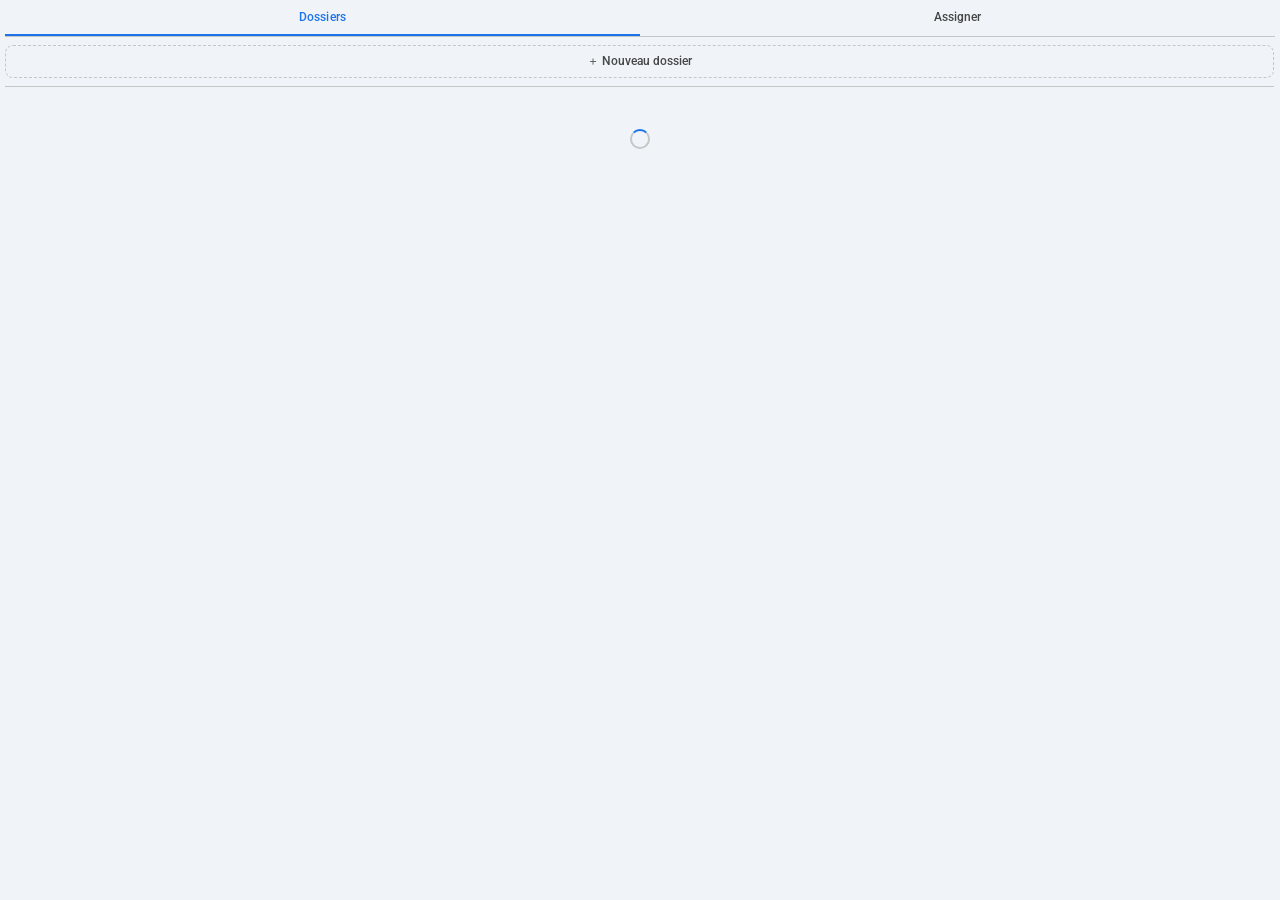
<file: app/Sidebar.html>
<!DOCTYPE html>
<html lang="fr">
<head>
<meta charset="UTF-8">
<style>
@import url('https://fonts.googleapis.com/css2?family=Google+Sans:wght@400;500;600&family=Roboto:wght@400;500&family=Roboto+Mono:wght@400;500&display=swap');

*, *::before, *::after { box-sizing: border-box; margin: 0; padding: 0; }

:root {
  --bg:       #f0f4f9;
  --surface:  #ffffff;
  --surface2: #f0f4f9;
  --border:   #c4c7c5;
  --border2:  #80868b;
  --text:     #1f1f1f;
  --text2:    #444746;
  --text3:    #5f6368;
  --accent:   #1a73e8;
  --accent2:  #1557b0;
  --danger:   #d93025;
  --warn:     #e37400;
  --success:  #188038;
  --radius:   8px;
  --radius-sm:4px;
}

body {
  font-family: 'Roboto', sans-serif;
  background: var(--bg);
  color: var(--text);
  font-size: 13px;
  padding: 0 5px 10px;
  min-height: 100vh;
  overflow-x: hidden;
}

::-webkit-scrollbar { width: 6px; }
::-webkit-scrollbar-track { background: transparent; }
::-webkit-scrollbar-thumb { background: var(--border); }

/* ── TABS ── */
.tabs {
  display: flex;
  border-bottom: 1px solid var(--border);
  margin: 0;
  background: var(--bg);
}
.tab {
  flex: 1; padding: 10px 8px; text-align: center;
  font-size: 12px; font-weight: 500; font-family: 'Google Sans', 'Roboto', sans-serif;
  letter-spacing: 0.01em; cursor: pointer;
  color: var(--text2); border: none; background: transparent;
  border-bottom: 2px solid transparent;
  transition: color .15s, border-color .15s;
}
.tab:hover { color: var(--accent); background: rgba(26,115,232,.04); }
.tab.active { color: var(--accent); border-bottom-color: var(--accent); }

/* ── BUTTONS ── */
.btn {
  display: inline-flex; align-items: center; gap: 4px;
  height: 28px; padding: 0 12px; border-radius: var(--radius-sm);
  font-size: 12px; font-weight: 500; line-height: 1;
  font-family: 'Google Sans', 'Roboto', sans-serif;
  cursor: pointer; transition: all .15s; border: none;
  letter-spacing: 0.01em;
}
.btn-primary { background: var(--accent); color: #fff; }
.btn-primary:hover { background: var(--accent2); box-shadow: 0 1px 3px rgba(0,0,0,.2); }
.btn-ghost {
  background: transparent; color: var(--accent);
  border: 1px solid var(--border);
}
.btn-ghost:hover { background: rgba(26,115,232,.04); border-color: var(--accent); }
.btn-danger-soft { background: transparent; color: var(--danger); border: 1px solid rgba(217,48,37,.3); }
.btn-danger-soft:hover { background: rgba(217,48,37,.06); }
.btn-warn-soft { background: transparent; color: var(--warn); border: 1px solid rgba(227,116,0,.3); }
.btn-warn-soft:hover { background: rgba(227,116,0,.06); }
.btn-sm { padding: 5px 10px; }
.btn-full { width: 100%; justify-content: center; }

/* Bouton renommer / annuler-renommage — couleur neutre sur base .btn */
.rename-btn {
  background: transparent; color: var(--text2);
  border: 1px solid var(--border); padding: 0 10px;
}
.rename-btn:hover { background: var(--surface2); color: var(--text); border-color: var(--border2); }

/* ── INPUT ── */
.input {
  width: 100%; height: 28px; padding: 0 10px;
  background: var(--surface); border: 1px solid var(--border);
  border-radius: var(--radius-sm); font-family: 'Roboto', sans-serif;
  font-size: 12px; line-height: 1; color: var(--text); outline: none;
  transition: border-color .15s, box-shadow .15s;
}
.input::placeholder { color: var(--text3); }
.input:focus {
  border-color: var(--accent);
  box-shadow: 0 0 0 2px rgba(26,115,232,.15);
}

.divider { border: none; border-top: 1px solid var(--border); margin: 8px 0; }

/* ── FOLDER CARD ── */
.folder-card {
  margin: 0 0 6px;
  background: var(--surface);
  border: 1px solid var(--border);
  border-radius: var(--radius);
  overflow: hidden;
  transition: box-shadow .2s, opacity .2s;
  position: relative;
}
.folder-card::before {
  content: ''; position: absolute; left: 0; top: 0; bottom: 0; width: 3px;
  background: var(--folder-color, transparent);
  border-radius: var(--radius) 0 0 var(--radius);
  box-shadow: var(--folder-color-shadow, none);
}
.folder-card:hover { box-shadow: 0 1px 4px rgba(0,0,0,.12); }
.folder-card.hidden-folder { opacity: .5; }
.folder-card.hidden-folder:hover { opacity: .75; }

.folder-header {
  display: flex; align-items: center; gap: 6px;
  padding: 8px 10px 8px 14px;
}
.folder-toggle {
  flex: 1; min-width: 0;
  display: flex; align-items: center; gap: 6px;
  background: none; border: none; padding: 0;
  cursor: pointer; color: inherit; text-align: left;
}
.folder-name {
  flex: 1; font-weight: 500; font-size: 13px;
  font-family: 'Google Sans', 'Roboto', sans-serif;
  overflow: hidden; text-overflow: ellipsis; white-space: nowrap;
  color: var(--text);
}
.folder-meta { display: flex; align-items: center; gap: 5px; flex-shrink: 0; }
.folder-count {
  font-size: 10px; font-weight: 500;
  font-family: 'Roboto Mono', monospace;
  color: var(--text2); background: var(--surface2);
  border: 1px solid var(--border); border-radius: 20px;
  padding: 1px 6px; min-width: 20px; text-align: center;
}

/* Pill visibilité dossier */
.vis-btn {
  padding: 2px 8px; border-radius: 20px;
  font-size: 11px; font-weight: 500;
  font-family: 'Google Sans', 'Roboto', sans-serif;
  cursor: pointer;
  border: 1px solid var(--border);
  background: var(--surface); color: var(--text2);
  transition: all .15s; white-space: nowrap;
}
.vis-btn:hover { border-color: var(--accent); color: var(--accent); background: rgba(26,115,232,.04); }
.vis-btn.is-hidden { color: var(--text3); }

.folder-chevron {
  width: 16px; height: 16px; flex-shrink: 0;
  color: var(--text3); transition: transform .2s ease;
  display: flex; align-items: center; justify-content: center;
  cursor: pointer;
}
.folder-chevron.open { transform: rotate(90deg); }

/* ── FOLDER BODY ── */
.folder-body { max-height: 0; overflow: hidden; transition: max-height .25s ease; border-top: 0px solid var(--border); }
.folder-body.open { max-height: 600px; border-top-width: 1px; }
.folder-body-inner { padding: 8px 10px; background: var(--surface); }

.folder-actions { display: flex; gap: 6px; margin-bottom: 8px; flex-wrap: wrap; align-items: center; }

.color-dot {
  width: 28px; height: 28px; flex-shrink: 0;
  border-radius: 3px 0 0 3px;
  border: 1px solid rgba(0, 0, 0, .15);
  position: relative; overflow: hidden;
}
.color-dot.no-color { background: #fff; border-radius: 3px; }
.color-dot.no-color::after {
  content: '';
  position: absolute; top: 50%; left: 2px; right: 2px;
  height: 1.5px; background: #d93025;
  transform: translateY(-50%) rotate(-45deg);
}

.color-row {
  display: inline-flex;
  align-items: stretch;
  height: 28px;
  border: none;
  border-radius: var(--radius-sm);
  background: var(--surface2);
  transition: border-color .15s;
}
.color-row:focus-within,
.color-row:hover { border-color: var(--border2); }

.color-pick-btn {
  display: inline-flex; align-items: center;
  padding: 0;
  background: none; border: none;
  border-radius: var(--radius-sm) 0 0 var(--radius-sm);
  cursor: pointer;
  transition: background .15s;
}
.color-pick-btn:hover { background: rgba(0,0,0,.04); }
.color-row:not(.has-color) .color-pick-btn { border-radius: var(--radius-sm); }

.color-nocolor-btn {
  display: none; align-items: center;
  padding: 0 8px;
  background: none; border: none;
  border-radius: 0 var(--radius-sm) var(--radius-sm) 0;
  cursor: pointer; font-size: 18px; line-height: 1; color: var(--text3);
  transition: color .15s, background .15s;
  flex-shrink: 0;
}
.color-nocolor-btn:hover { color: var(--danger); background: rgba(217,48,37,.06); }
.color-row.has-color .color-nocolor-btn { display: inline-flex; }

.color-input-native {
  position: absolute; opacity: 0; width: 0; height: 0; pointer-events: none;
}

/* ── RENAME INPUT ── */
.rename-input {
  border: none; background: transparent;
  font-family: 'Google Sans', 'Roboto', sans-serif;
  font-size: 13px; font-weight: 500; color: var(--text);
  outline: none; flex: 1; min-width: 0;
  border-bottom: 2px solid var(--accent); padding-bottom: 1px;
}

/* ── NEW FOLDER FORM ── */
#view-folders { margin-right: 1px; }
.new-folder-form {
  margin: 8px 0; background: var(--surface);
  border: 1px solid var(--border); border-radius: var(--radius);
  padding: 10px; display: none; animation: slideDown .15s ease;
}
.new-folder-form.open { display: block; }
@keyframes slideDown { from { opacity:0; transform:translateY(-4px); } to { opacity:1; transform:none; } }
.form-row { display: flex; gap: 6px; align-items: center; }

.add-folder-btn {
  margin: 8px 0;
  display: flex; align-items: center; justify-content: center; gap: 6px;
  padding: 7px; background: transparent;
  border: 1px dashed var(--border); border-radius: var(--radius);
  color: var(--text2); font-size: 12px; font-weight: 500;
  font-family: 'Google Sans', 'Roboto', sans-serif;
  cursor: pointer; width: 100%;
  transition: all .15s;
}
.add-folder-btn:hover { border-color: var(--accent); color: var(--accent); background: rgba(26,115,232,.04); }

/* ── ASSIGN TAB ── */
.assign-sheet {
  display: flex; align-items: center; gap: 8px;
  padding: 6px 10px; background: var(--surface);
  border: 1px solid var(--border); border-radius: var(--radius-sm);
  margin-bottom: 4px; transition: border-color .15s;
}
.assign-sheet:hover { border-color: var(--border2); }
.assign-name { flex: 1; font-size: 12px; overflow: hidden; text-overflow: ellipsis; white-space: nowrap; color: var(--text); }
.assign-select {
  font-size: 11px; padding: 3px 6px;
  border: 1px solid var(--border); border-radius: var(--radius-sm);
  background: var(--surface2); font-family: 'Roboto', sans-serif;
  color: var(--text); cursor: pointer; max-width: 110px;
  outline: none; transition: border-color .15s;
}
.assign-select:focus { border-color: var(--accent); box-shadow: 0 0 0 2px rgba(26,115,232,.15); }

/* ── SHEET PILLS ── */
.sheet-pill {
  display: flex; align-items: center; gap: 6px;
  padding: 5px 6px; border-radius: var(--radius-sm); margin-bottom: 2px;
  font-size: 12px; transition: background .1s;
}
.sheet-pill:hover { background: var(--surface2); }
.sheet-pill.sheet-hidden { opacity: .45; }

.sheet-pill-name {
  flex: 1; overflow: hidden; text-overflow: ellipsis; white-space: nowrap;
  cursor: pointer; color: var(--text);
  background: none; border: none; padding: 0; font: inherit; text-align: left;
}
.sheet-pill-name:hover { color: var(--accent); }

.sheet-vis-btn {
  padding: 1px 7px; border-radius: 20px;
  font-size: 10px; font-weight: 500;
  font-family: 'Google Sans', 'Roboto', sans-serif;
  cursor: pointer; border: 1px solid var(--border);
  background: var(--bg); color: var(--text2);
  transition: all .15s; white-space: nowrap; flex-shrink: 0;
}
.sheet-vis-btn:hover { border-color: var(--accent); color: var(--accent); }

.pill-remove {
  background: none; border: none; cursor: pointer;
  color: var(--text3); font-size: 16px; padding: 0 1px;
  line-height: 1; flex-shrink: 0; transition: color .12s;
}
.pill-remove:hover { color: var(--danger); }

.sheet-pill-empty { color: var(--text3); font-size: 11px; font-style: italic; padding: 4px; text-align: center; }

/* ── DELETE CONFIRM ── */
.delete-confirm {
  border-top: 1px solid rgba(217,48,37,.15);
  background: #fef7f6; padding: 10px;
  animation: slideDown .15s ease;
}
.delete-confirm-msg { font-size: 12px; color: var(--text2); margin-bottom: 8px; line-height: 1.5; }
.delete-confirm-msg strong { color: var(--text); }
.delete-confirm-actions { display: flex; gap: 6px; flex-wrap: wrap; }
.delete-confirm-actions .btn { font-size: 12px; padding: 5px 10px; }

/* ── EMPTY STATE ── */
.empty-state { padding: 28px 12px; text-align: center; color: var(--text3); }
.empty-icon { margin-bottom: 8px; opacity: .7; line-height: 1; }
.empty-title { font-size: 13px; font-weight: 500; color: var(--text2); margin-bottom: 4px; font-family: 'Google Sans', sans-serif; }
.empty-sub { font-size: 11px; line-height: 1.5; color: var(--text3); }

/* ── LOADER ── */
.loader { padding: 24px 12px; text-align: center; color: var(--text3); font-size: 12px; }
.loader::after {
  content: ''; display: block; width: 20px; height: 20px; margin: 10px auto 0;
  border: 2px solid var(--border); border-top-color: var(--accent);
  border-radius: 50%; animation: spin .7s linear infinite;
}
@keyframes spin { to { transform: rotate(360deg); } }

/* ── TOAST ── */
.toast {
  position: fixed; bottom: 12px; left: 12px; right: 12px;
  background: #3c4043; color: #fff;
  padding: 9px 12px; border-radius: var(--radius); font-size: 12px;
  z-index: 100; box-shadow: 0 2px 10px rgba(0,0,0,.2);
  display: flex; align-items: center; gap: 8px;
  animation: toastIn .2s ease;
}
.toast.hidden { display: none; }
.toast-dot { width: 6px; height: 6px; border-radius: 50%; background: var(--success); flex-shrink: 0; }
@keyframes toastIn { from { opacity:0; transform:translateY(6px); } to { opacity:1; transform:none; } }
</style>
</head>
<body>

<div class="tabs" role="tablist" aria-label="Navigation">
  <button class="tab active" id="tab-folders" role="tab" aria-selected="true"  aria-controls="view-folders" onclick="switchTab('folders')">Dossiers</button>
  <button class="tab"        id="tab-assign"  role="tab" aria-selected="false" aria-controls="view-assign"  onclick="switchTab('assign')">Assigner</button>
</div>

<div id="view-folders" role="tabpanel" aria-labelledby="tab-folders">
  <div class="new-folder-form" id="new-folder-form">
    <div class="form-row">
      <div class="color-row" id="new-color-row">
        <button type="button" class="color-pick-btn" id="new-color-btn"
          onclick="document.getElementById('new-color-input').click()"
          aria-label="Choisir une couleur">
          <span class="color-dot no-color" id="new-color-dot"></span>
        </button>
        <button type="button" class="color-nocolor-btn" onclick="handleNewColorClear()" aria-label="Supprimer la couleur" title="Supprimer la couleur">×</button>
        <input type="color" id="new-color-input" class="color-input-native" value="#1a73e8"
          onchange="handleNewColorChange(this.value)">
      </div>
      <input class="input" id="new-name" placeholder="Nom du dossier…"
        onkeydown="if(event.key==='Enter') confirmNewFolder()">
      <button class="btn btn-primary" onclick="confirmNewFolder()">Créer</button>
      <button class="btn btn-ghost"   onclick="cancelNewFolder()" aria-label="Annuler">✕</button>
    </div>
  </div>
  <button class="add-folder-btn" id="btn-add-folder" onclick="openNewFolderForm()">
    ＋ Nouveau dossier
  </button>
  <hr class="divider">
  <div id="folder-list"><div class="loader"></div></div>
</div>

<div id="view-assign" style="display:none" role="tabpanel" aria-labelledby="tab-assign">
  <div style="padding:8px 0 10px">
    <p style="font-size:11px;color:var(--text3);line-height:1.6">
      Associe chaque feuille à un dossier.<br>
      La couleur de l'onglet est appliquée automatiquement.
    </p>
  </div>
  <div id="assign-list"><div class="loader"></div></div>
</div>

<div class="toast hidden" id="toast" role="status" aria-live="polite">
  <span class="toast-dot" id="toast-dot"></span>
  <span id="toast-msg"></span>
</div>

<script>

// ═══════════════════════════════════════════
// ÉTAT
// ═══════════════════════════════════════════

let state         = { data: { folders: {}, assignments: {} }, sheets: [] };
let currentTab    = 'folders';
let openFolders   = new Set();
let hiddenFolders = new Set();
let hiddenSheets  = new Set();


// ═══════════════════════════════════════════
// UTILITAIRES
// ═══════════════════════════════════════════

const esc = s => String(s).replace(/[&<>"']/g, c => ({'&':'&amp;','<':'&lt;','>':'&gt;','"':'&quot;',"'":'&#39;'}[c]));

// Éléments toast cachés — évite 3 querySelector à chaque action
const $toast    = document.getElementById('toast');
const $toastDot = document.getElementById('toast-dot');
const $toastMsg = document.getElementById('toast-msg');

const showToast = (msg, type) => {
  $toastMsg.textContent = msg;
  $toastDot.style.background = type === 'err' ? '#d93025' : type === 'warn' ? '#e37400' : '#188038';
  $toast.classList.remove('hidden');
  $toast.style.animation = 'none'; void $toast.offsetWidth; $toast.style.animation = 'toastIn .2s ease';
  clearTimeout($toast._timer);
  $toast._timer = setTimeout(() => $toast.classList.add('hidden'), 2400);
};


// ═══════════════════════════════════════════
// ÉTAT — HELPERS
// ═══════════════════════════════════════════

// Retourne les feuilles assignées à un dossier
const folderSheets = id =>
  state.sheets.filter(s => state.data.assignments[s.name] === id);

// Nombre de feuilles visibles (partagé entre toggleSheetVis / toggleFolderVis)
const visibleCount = () => state.sheets.filter(s => !hiddenSheets.has(s.name)).length;

// Recalcule si un dossier est entièrement caché
const syncFolderHidden = id => {
  const sheets    = folderSheets(id);
  const allHidden = sheets.length > 0 && sheets.every(s => hiddenSheets.has(s.name));
  if (allHidden) hiddenFolders.add(id);
  else           hiddenFolders.delete(id);
};

// Applique la visibilité d'une feuille + resync son dossier
const setSheetHidden = (name, hidden) => {
  hiddenSheets[hidden ? 'add' : 'delete'](name);
  for (const id in state.data.folders) syncFolderHidden(id);
};

// Synchronise l'état caché depuis les données serveur
const syncHiddenFromServer = () => {
  hiddenSheets.clear();
  hiddenFolders.clear();
  state.sheets.forEach(s => s.hidden && hiddenSheets.add(s.name));
  for (const id in state.data.folders) syncFolderHidden(id);
};

// Dissocie toutes les feuilles d'un dossier dans l'état local
const clearFolderAssignments = id => {
  for (const s in state.data.assignments)
    if (state.data.assignments[s] === id) delete state.data.assignments[s];
};


// ═══════════════════════════════════════════
// OPTIMISTIC UI
// ═══════════════════════════════════════════

const optimistic = (localUpdate, serverFn, ...args) => {
  localUpdate();
  render();
  google.script.run
    .withFailureHandler(() => showToast('⚠ Erreur serveur', 'err'))
    [serverFn](...args);
};


// ═══════════════════════════════════════════
// TEMPLATES HTML
// ═══════════════════════════════════════════

const ICON_FOLDER  = `<svg width="32" height="32" viewBox="0 0 24 24" fill="#bdc1c6" aria-hidden="true"><path d="M10 4H4c-1.1 0-2 .9-2 2v12c0 1.1.9 2 2 2h16c1.1 0 2-.9 2-2V8c0-1.1-.9-2-2-2h-8l-2-2z"/></svg>`;
const ICON_CHEVRON = `<svg width="16" height="16" viewBox="0 0 24 24" fill="currentColor" aria-hidden="true"><path d="M10 6L8.59 7.41 13.17 12l-4.58 4.59L10 18l6-6z"/></svg>`;

const tplEmpty = () => `
  <div class="empty-state">
    <div class="empty-icon">${ICON_FOLDER}</div>
    <div class="empty-title">Aucun dossier</div>
    <div class="empty-sub">Crée ton premier dossier<br>pour organiser tes feuilles.</div>
  </div>`;

const tplColorRow = (color, id) => {
  const dotClass = color ? '' : 'no-color';
  const dotStyle = color ? `background:${color}` : '';
  return `<div class="color-row ${color ? 'has-color' : ''}" id="color-row-${id}">
    <button type="button" class="color-pick-btn" id="color-btn-${id}"
      onclick="document.getElementById('color-input-${id}').click()"
      aria-label="Choisir une couleur">
      <span class="color-dot ${dotClass}" id="color-dot-${id}" style="${dotStyle}"></span>
    </button>
    <button type="button" class="color-nocolor-btn"
      onclick="handleColorClear('${id}')"
      aria-label="Supprimer la couleur" title="Supprimer la couleur">×</button>
    <input type="color" id="color-input-${id}" class="color-input-native"
      value="${color || '#1a73e8'}"
      onchange="handleColorChange('${id}',this.value)">
  </div>`;
};

const tplFolderActions = (id, f) =>
  `<div class="folder-actions">
    <button class="btn rename-btn" onclick="startRename('${id}')">Renommer</button>
    ${tplColorRow(f.color, id)}
    <button class="btn btn-danger-soft" onclick="doDelete('${id}')">Supprimer</button>
  </div>`;

const tplSheet = s => {
  const n      = esc(s.name);
  const hidden = hiddenSheets.has(s.name);
  return `<div class="sheet-pill ${hidden ? 'sheet-hidden' : ''}">
    <button class="sheet-pill-name" type="button" onclick="navTo('${n}')" title="${n}">${n}</button>
    <button class="sheet-vis-btn" onclick="toggleSheetVis('${n}',${hidden})">${hidden ? 'Afficher' : 'Masquer'}</button>
    <button class="pill-remove" onclick="unassign('${n}')" title="Retirer du dossier" aria-label="Retirer ${n} du dossier">×</button>
  </div>`;
};

const tplFolderCard = (id, f) => {
  const sheets   = folderSheets(id);
  const isOpen   = openFolders.has(id);
  const isHidden = hiddenFolders.has(id);
  const sheetsHtml = sheets.length
    ? sheets.map(tplSheet).join('')
    : '<div class="sheet-pill-empty">Aucune feuille assignée</div>';
  const isWhite   = f.color?.toLowerCase() === '#ffffff';
  const cardStyle = f.color
    ? `--folder-color:${f.color};${isWhite ? '--folder-color-shadow:inset -1px 0 0 rgba(0,0,0,.2)' : ''}`
    : '';

  return `<div class="folder-card ${isHidden ? 'hidden-folder' : ''}"
    style="${cardStyle}"
    data-folder-id="${id}">
    <div class="folder-header">
      <button class="folder-toggle" type="button" aria-expanded="${isOpen}" onclick="toggleFolder('${id}')">
        <span class="folder-name" id="fname-${id}">${esc(f.name)}</span>
      </button>
      <span class="folder-meta">
        <span class="folder-count" aria-label="${sheets.length} feuille${sheets.length !== 1 ? 's' : ''}">${sheets.length}</span>
        <button class="vis-btn ${isHidden ? 'is-hidden' : ''}" type="button"
          aria-label="${isHidden ? 'Afficher' : 'Masquer'} le dossier ${esc(f.name)}"
          onclick="toggleFolderVis('${id}',${isHidden})">
          ${isHidden ? 'Afficher' : 'Masquer'}
        </button>
      </span>
      <span class="folder-chevron ${isOpen ? 'open' : ''}" aria-hidden="true" onclick="toggleFolder('${id}')">${ICON_CHEVRON}</span>
    </div>
    <div class="folder-body ${isOpen ? 'open' : ''}">
      <div class="folder-body-inner">
        ${tplFolderActions(id, f)}
        ${sheetsHtml}
      </div>
    </div>
  </div>`;
};

const tplAssignRow = s => {
  const { folders, assignments } = state.data;
  const n           = esc(s.name);
  const assigned    = assignments[s.name];
  const hasFolder   = assigned && folders[assigned];
  const folderColor = hasFolder ? folders[assigned].color : null;
  const dotHtml = !hasFolder
    ? '<span style="width:8px;height:8px;flex-shrink:0;display:inline-block" aria-hidden="true"></span>'
    : !folderColor
      ? '<svg width="8" height="8" viewBox="0 0 8 8" style="flex-shrink:0" aria-hidden="true"><circle cx="4" cy="4" r="3" fill="none" stroke="var(--border2)" stroke-width="1"/><line x1="1.5" y1="6.5" x2="6.5" y2="1.5" stroke="var(--border2)" stroke-width="1"/></svg>'
      : `<span style="width:8px;height:8px;border-radius:50%;background:${folderColor};border:1px solid rgba(0,0,0,.15);flex-shrink:0;display:inline-block" aria-hidden="true"></span>`;
  const opts = Object.entries(folders)
    .map(([id, f]) => `<option value="${id}" ${assigned === id ? 'selected' : ''}>${esc(f.name)}</option>`)
    .join('');
  return `<div class="assign-sheet">
    ${dotHtml}
    <span class="assign-name" title="${n}">${n}</span>
    <select class="assign-select" aria-label="Dossier pour ${n}" onchange="assignTo('${n}',this.value)">
      <option value="">— Aucun —</option>${opts}
    </select>
  </div>`;
};


// ═══════════════════════════════════════════
// RENDU
// ═══════════════════════════════════════════

const renderFolders = () => {
  const entries = Object.entries(state.data.folders);
  document.getElementById('folder-list').innerHTML = entries.length
    ? entries.map(([id, f]) => tplFolderCard(id, f)).join('')
    : tplEmpty();
};

const renderAssign = () => {
  const list = document.getElementById('assign-list');
  list.innerHTML = state.sheets.length
    ? `<div>${state.sheets.map(tplAssignRow).join('')}</div>`
    : `<div class="empty-state"><div class="empty-icon">📄</div><div class="empty-title">Aucune feuille</div></div>`;
};

const render = () => {
  if (currentTab === 'folders') renderFolders();
  else renderAssign();
};

// Mise à jour DOM directe — évite render() complet pour la simple ouverture/fermeture
function toggleFolder(id) {
  openFolders.has(id) ? openFolders.delete(id) : openFolders.add(id);
  const isOpen = openFolders.has(id);
  const card   = document.querySelector(`[data-folder-id="${id}"]`);
  if (!card) return render();
  card.querySelector('.folder-body').classList.toggle('open', isOpen);
  card.querySelector('.folder-chevron').classList.toggle('open', isOpen);
  card.querySelector('.folder-toggle').setAttribute('aria-expanded', isOpen);
}


// ═══════════════════════════════════════════
// ONGLETS
// ═══════════════════════════════════════════

function switchTab(tab) {
  currentTab = tab;
  const isFolders = tab === 'folders';
  document.getElementById('view-folders').style.display = isFolders ? '' : 'none';
  document.getElementById('view-assign').style.display  = isFolders ? 'none' : '';
  ['folders', 'assign'].forEach(t => {
    const btn = document.getElementById('tab-' + t);
    btn.classList.toggle('active', t === tab);
    btn.setAttribute('aria-selected', t === tab);
  });
  // Render cache immédiat — pas de flash loader si données déjà chargées
  if (!isFolders && !state.sheets.length)
    document.getElementById('assign-list').innerHTML = '<div class="loader"></div>';
  else render();
  // Refresh silencieux à chaque switch — capte les feuilles ajoutées/supprimées côté Sheets
  google.script.run
    .withSuccessHandler(sheets => { state.sheets = sheets; render(); })
    .withFailureHandler(() => {})
    .getSheets();
}


// ═══════════════════════════════════════════
// VISIBILITÉ
// ═══════════════════════════════════════════

function toggleSheetVis(name, wasHidden) {
  if (!wasHidden && visibleCount() <= 1) { showToast('Au moins une feuille doit rester visible', 'warn'); return; }
  setSheetHidden(name, !wasHidden);
  render();
  showToast(wasHidden ? 'Feuille affichée' : 'Feuille masquée');
  google.script.run.withFailureHandler(() => showToast('⚠ Erreur', 'err')).setSheetVisible(name, wasHidden);
}

function toggleFolderVis(id, wasHidden) {
  const sheets = folderSheets(id);
  if (!wasHidden) {
    const wouldHide = sheets.filter(s => !hiddenSheets.has(s.name)).length;
    if (wouldHide >= visibleCount()) { showToast('Au moins une feuille doit rester visible', 'warn'); return; }
  }
  sheets.forEach(s => setSheetHidden(s.name, !wasHidden));
  hiddenFolders[wasHidden ? 'delete' : 'add'](id);
  render();
  showToast(wasHidden ? 'Dossier affiché' : 'Dossier masqué');
  google.script.run.withFailureHandler(() => showToast('⚠ Erreur', 'err')).toggleFolderVisibility(id, wasHidden);
}


// ═══════════════════════════════════════════
// COULEUR — PICKER NATIF
// ═══════════════════════════════════════════

// Met à jour l'UI du picker (dot + row) selon la couleur (vide = effacer)
const _colorUI = (dotId, rowId, hex) => {
  const dot = document.getElementById(dotId);
  const row = document.getElementById(rowId);
  if (!dot) return;
  dot.className        = hex ? 'color-dot' : 'color-dot no-color';
  dot.style.background = hex || '';
  row?.classList.toggle('has-color', !!hex);
};

// Dossier existant
const handleColorChange = (id, hex) => { _colorUI('color-dot-' + id, 'color-row-' + id, hex); changeColor(id, hex); };
const handleColorClear  = id => { _colorUI('color-dot-' + id, 'color-row-' + id, ''); changeColor(id, ''); };

// Nouveau dossier
const handleNewColorChange = hex => _colorUI('new-color-dot', 'new-color-row', hex);
const handleNewColorClear  = () => {
  _colorUI('new-color-dot', 'new-color-row', '');
  document.getElementById('new-color-input').value = '#1a73e8';
};

const getNewColor = () => {
  const input = document.getElementById('new-color-input');
  const row   = document.getElementById('new-color-row');
  return row?.classList.contains('has-color') ? (input?.value || '') : '';
};


// ═══════════════════════════════════════════
// NOUVEAU DOSSIER
// ═══════════════════════════════════════════

function openNewFolderForm() {
  document.getElementById('new-folder-form').classList.add('open');
  document.getElementById('btn-add-folder').style.display = 'none';
  handleNewColorClear();
  setTimeout(() => document.getElementById('new-name').focus(), 80);
}

function cancelNewFolder() {
  document.getElementById('new-folder-form').classList.remove('open');
  document.getElementById('btn-add-folder').style.display = '';
  document.getElementById('new-name').value = '';
  handleNewColorClear();
}

function confirmNewFolder() {
  const name  = document.getElementById('new-name').value.trim();
  if (!name) { showToast('Donne un nom au dossier', 'warn'); return; }
  const color  = getNewColor();
  const tempId = 'f_temp_' + Date.now();

  state.data.folders[tempId] = { name, color };
  cancelNewFolder();
  showToast('Dossier créé');
  render();

  google.script.run
    .withSuccessHandler(realId => {
      if (!state.data.folders[tempId]) return;
      const d = state.data.folders[tempId];
      delete state.data.folders[tempId];
      state.data.folders[realId] = d;
      for (const s in state.data.assignments)
        if (state.data.assignments[s] === tempId) state.data.assignments[s] = realId;
      render();
    })
    .withFailureHandler(() => {
      delete state.data.folders[tempId];
      render();
      showToast('⚠ Erreur création', 'err');
    })
    .createFolder(name, color);
}


// ═══════════════════════════════════════════
// RENOMMAGE
// ═══════════════════════════════════════════

function startRename(id) {
  document.querySelectorAll('.delete-confirm').forEach(el => el.remove());
  const span = document.getElementById('fname-' + id);
  const cur  = state.data.folders[id]?.name || '';
  span.innerHTML = `<input class="rename-input" id="rename-input-${id}" value="${esc(cur)}"
    onclick="event.stopPropagation()"
    onkeydown="if(event.key==='Enter')commitRename('${id}');if(event.key==='Escape')cancelRename('${id}','${esc(cur)}')">`;
  span.querySelector('input').focus();
  const actions = document.querySelector(`[data-folder-id="${id}"] .folder-actions`);
  actions.innerHTML = `
    <button class="btn btn-primary" onclick="commitRename('${id}')">✓ Valider</button>
    <button class="btn rename-btn"  onclick="cancelRename('${id}','${esc(cur)}')">✕ Annuler</button>`;
}

function commitRename(id) {
  const input = document.getElementById('rename-input-' + id);
  if (input) doRename(id, input.value);
}

function cancelRename(id, original) {
  const span = document.getElementById('fname-' + id);
  if (span) span.innerHTML = esc(original);
  const actions = document.querySelector(`[data-folder-id="${id}"] .folder-actions`);
  if (actions) actions.innerHTML = tplFolderActions(id, state.data.folders[id] || {});
}

const doRename = (id, val) => {
  val = val.trim();
  if (!val || val === state.data.folders[id]?.name) { render(); return; }
  optimistic(() => { state.data.folders[id].name = val; showToast('Renommé'); }, 'renameFolder', id, val);
};


// ═══════════════════════════════════════════
// COULEUR — SERVEUR
// ═══════════════════════════════════════════

const changeColor = (id, color) => {
  optimistic(() => { state.data.folders[id].color = color; }, 'updateFolderColor', id, color);
};


// ═══════════════════════════════════════════
// SUPPRESSION
// ═══════════════════════════════════════════

function doDelete(id) {
  document.querySelectorAll('.delete-confirm').forEach(el => el.remove());
  const card  = document.querySelector(`[data-folder-id="${id}"]`);
  if (!card) return;
  const count = folderSheets(id).length;
  // Dossier vide → suppression directe sans confirmation
  if (count === 0) { confirmDissociate(id, 'Dossier vide supprimé'); return; }
  const name  = state.data.folders[id]?.name || '';
  const panel = document.createElement('div');
  panel.className = 'delete-confirm';
  panel.innerHTML = `
    <div class="delete-confirm-msg">
      Que faire des <strong>${count} feuille${count > 1 ? 's' : ''}</strong> de <strong>${esc(name)}</strong> ?
    </div>
    <div class="delete-confirm-actions">
      <button class="btn btn-warn-soft"   onclick="confirmDissociate('${id}')">Dissocier les feuilles</button>
      <button class="btn btn-danger-soft" onclick="confirmDeleteAll('${id}')">Tout supprimer</button>
      <button class="btn btn-ghost"       onclick="this.closest('.delete-confirm').remove()">Annuler</button>
    </div>`;
  card.querySelector('.folder-actions').after(panel);
}

function confirmDissociate(id, toastMsg) {
  const msg = toastMsg || 'Dossier supprimé, feuilles conservées';
  optimistic(() => {
    delete state.data.folders[id];
    clearFolderAssignments(id);
    hiddenFolders.delete(id);
    showToast(msg);
  }, 'deleteFolder', id);
}

// Panel de confirmation inline — remplace confirm() natif
const showInlineConfirm = (card, message, onConfirm) => {
  document.querySelectorAll('.delete-confirm').forEach(el => el.remove());
  const panel = document.createElement('div');
  panel.className = 'delete-confirm';
  panel.innerHTML = `
    <div class="delete-confirm-msg">${message}</div>
    <div class="delete-confirm-actions">
      <button type="button" class="btn btn-danger-soft" id="ic-ok">Confirmer</button>
      <button type="button" class="btn btn-ghost"       id="ic-cancel">Annuler</button>
    </div>`;
  card.querySelector('.folder-actions').after(panel);
  panel.querySelector('#ic-ok').onclick     = () => { panel.remove(); onConfirm(); };
  panel.querySelector('#ic-cancel').onclick = () => panel.remove();
};

function confirmDeleteAll(id) {
  const name      = state.data.folders[id]?.name || '';
  const sheets    = folderSheets(id);
  const names     = sheets.map(s => s.name);
  const remaining = state.sheets.filter(s => !names.includes(s.name));

  if (!remaining.length) {
    showToast('Impossible : au moins une feuille doit rester', 'warn');
    return;
  }

  const card = document.querySelector(`[data-folder-id="${id}"]`);
  showInlineConfirm(
    card,
    `Supprimer définitivement <strong>${esc(name)}</strong> et ses <strong>${sheets.length} feuille${sheets.length > 1 ? 's' : ''}</strong> ? Cette action est irréversible.`,
    () => optimistic(() => {
      state.sheets = remaining;
      delete state.data.folders[id];
      clearFolderAssignments(id);
      hiddenFolders.delete(id);
      names.forEach(n => hiddenSheets.delete(n));
      showToast('Dossier et feuilles supprimés');
    }, 'deleteFolderAndSheets', id)
  );
}


// ═══════════════════════════════════════════
// ASSIGNATION
// ═══════════════════════════════════════════

function assignTo(sheetName, folderId) {
  optimistic(() => {
    if (!folderId) delete state.data.assignments[sheetName];
    else state.data.assignments[sheetName] = folderId;
    showToast('Assigné');
  }, 'assignSheet', sheetName, folderId);
}

function unassign(sheetName) {
  optimistic(
    () => { delete state.data.assignments[sheetName]; showToast('Retiré'); },
    'assignSheet', sheetName, null
  );
}


// ═══════════════════════════════════════════
// NAVIGATION
// ═══════════════════════════════════════════

const navTo = name => { google.script.run.goToSheet(name); showToast('→ ' + name); };


// ═══════════════════════════════════════════
// INIT
// ═══════════════════════════════════════════

const init = () => {
  google.script.run
    .withSuccessHandler(s => { state = s; syncHiddenFromServer(); render(); })
    .withFailureHandler(() => showToast('Erreur chargement', 'err'))
    .getFullState();
};

init();
</script>
</body>
</html>
</file>
<file: docs/styles.css>
@import url('https://fonts.googleapis.com/css2?family=Outfit:wght@300;400;500;600;700&family=JetBrains+Mono:wght@400;500&display=swap');

*, *::before, *::after { box-sizing: border-box; margin: 0; padding: 0; }

:root {
  --bg:      #0A0C12;
  --bg2:     #0F1117;
  --surface: #141720;
  --surface2:#1A1E2B;
  --border:  #232738;
  --border2: #2E3349;
  --text:    #E4E6F0;
  --text2:   #8B91B0;
  --text3:   #4A506A;
  --accent:  #6C8EF5;
  --accent2: #4A6FE0;
  --green:   #52C07A;
  --warn:    #F5A623;
}

html { scroll-behavior: smooth; }

body {
  font-family: 'Outfit', sans-serif;
  background: var(--bg);
  color: var(--text);
  line-height: 1.6;
  overflow-x: hidden;
}

/* Skip to content — a11y */
.skip-link {
  position: absolute;
  top: -100%;
  left: 16px;
  padding: 8px 16px;
  background: var(--accent);
  color: #fff;
  font-size: 13px;
  font-weight: 500;
  border-radius: 0 0 8px 8px;
  text-decoration: none;
  z-index: 200;
  transition: top .15s;
}
.skip-link:focus { top: 0; }

/* Focus visible global */
:focus-visible {
  outline: 2px solid var(--accent);
  outline-offset: 3px;
  border-radius: 4px;
}

/* ── NOISE OVERLAY ── */
body::before {
  content: '';
  position: fixed; inset: 0;
  background-image: url("data:image/svg+xml,%3Csvg viewBox='0 0 256 256' xmlns='http://www.w3.org/2000/svg'%3E%3Cfilter id='noise'%3E%3CfeTurbulence type='fractalNoise' baseFrequency='0.9' numOctaves='4' stitchTiles='stitch'/%3E%3C/filter%3E%3Crect width='100%25' height='100%25' filter='url(%23noise)' opacity='0.03'/%3E%3C/svg%3E");
  pointer-events: none; z-index: 0; opacity: .4;
}

/* ── NAV ── */
nav {
  position: fixed; top: 0; left: 0; right: 0;
  z-index: 100;
  padding: 16px 40px;
  display: flex; align-items: center; justify-content: space-between;
  background: rgba(10,12,18,.85);
  backdrop-filter: blur(12px);
  border-bottom: 1px solid var(--border);
}
.nav-logo {
  display: flex; align-items: center; gap: 10px;
  text-decoration: none; color: var(--text);
}
.nav-logo-icon { font-size: 20px; }
.nav-logo-text { font-size: 15px; font-weight: 600; letter-spacing: -0.02em; }
.nav-links { display: flex; align-items: center; gap: 24px; }
.nav-links a {
  font-size: 13px; color: var(--text2); text-decoration: none;
  transition: color .15s;
}
.nav-links a:hover { color: var(--text); }
.nav-cta {
  padding: 7px 16px;
  background: var(--accent);
  color: #fff !important;
  border-radius: 8px;
  font-size: 13px; font-weight: 500;
  text-decoration: none;
  transition: background .15s;
}
.nav-cta:hover { background: var(--accent2); }

/* ── LAYOUT SYSTÈME ── */
/* Toutes les sections partagent le même conteneur */
.section-inner {
  max-width: 900px;
  margin: 0 auto;
  padding: 80px 40px;
}

/* ── HERO ── */
.hero {
  min-height: 100vh;
  display: flex; flex-direction: column;
  align-items: center; justify-content: center;
  padding: 120px 40px 0;
  position: relative; text-align: center;
}
.hero::after {
  content: '';
  position: absolute;
  width: 600px; height: 400px;
  background: radial-gradient(ellipse, rgba(108,142,245,.12) 0%, transparent 70%);
  top: 50%; left: 50%; transform: translate(-50%, -60%);
  pointer-events: none;
}
.hero-badge {
  display: inline-flex; align-items: center; gap: 6px;
  padding: 5px 12px;
  background: rgba(108,142,245,.1);
  border: 1px solid rgba(108,142,245,.25);
  border-radius: 20px;
  font-size: 11px; font-weight: 500; color: var(--accent);
  font-family: 'JetBrains Mono', monospace;
  margin-bottom: 28px;
  animation: fadeUp .5s ease both;
}
.hero-badge::before { content: '●'; font-size: 8px; }
.hero-title {
  font-size: clamp(36px, 6vw, 64px);
  font-weight: 700;
  letter-spacing: -0.03em;
  line-height: 1.1;
  margin-bottom: 20px;
  animation: fadeUp .5s .1s ease both;
}
.hero-title span {
  background: linear-gradient(135deg, #fff 30%, var(--accent));
  -webkit-background-clip: text; -webkit-text-fill-color: transparent;
  background-clip: text;
}
.hero-sub {
  font-size: 17px; color: var(--text2); font-weight: 400;
  max-width: 480px; margin: 0 auto 36px;
  animation: fadeUp .5s .2s ease both;
}
.hero-demo {
  max-width: 900px;
}
.hero-actions {
  display: flex; gap: 12px; justify-content: center; flex-wrap: wrap;
  animation: fadeUp .5s .3s ease both; margin-top: 20px;
}
.btn-hero {
  padding: 12px 24px; border-radius: 10px;
  font-size: 14px; font-weight: 500; font-family: 'Outfit', sans-serif;
  cursor: pointer; text-decoration: none; transition: all .15s;
  display: inline-flex; align-items: center; gap: 8px; border: none;
}
.btn-hero-primary { background: var(--accent); color: #fff; }
.btn-hero-primary:hover { background: var(--accent2); transform: translateY(-1px); }
.btn-hero-ghost {
  background: transparent; color: var(--text2);
  border: 1px solid var(--border2);
}
.btn-hero-ghost:hover { background: var(--surface); color: var(--text); }
.star-nudge {
  display: inline-block;
  margin-top: 20px;
  font-size: 13px;
  color: var(--text2);
  text-decoration: none;
  border: 1px solid var(--border2);
  border-radius: 20px;
  padding: 6px 16px;
  transition: color .15s, border-color .15s;
  animation: fadeUp .5s .35s ease both;
}
.star-nudge:hover { color: var(--text); border-color: var(--text2); }

/* ── SECTION LABEL / TITLES (communs) ── */
.section-label {
  font-size: 11px; font-weight: 500;
  color: var(--accent);
  font-family: 'JetBrains Mono', monospace;
  letter-spacing: .1em; text-transform: uppercase;
  margin-bottom: 14px;
}
.section-title {
  font-size: clamp(24px, 3vw, 36px);
  font-weight: 700; letter-spacing: -0.02em;
  line-height: 1.2;
  margin-bottom: 12px;
}
.section-sub {
  font-size: 15px; color: var(--text2);
  max-width: 540px;
  margin-bottom: 48px;
  line-height: 1.6;
}

/* ── FEATURES ── */
.features { background: var(--bg); }
.features-grid {
  display: grid;
  grid-template-columns: repeat(auto-fit, minmax(330px, 1fr));
  gap: 16px;
  margin-top: 48px;
}
.feature-card {
  background: var(--surface);
  border: 1px solid var(--border);
  border-radius: 12px; padding: 24px;
  transition: border-color .2s, transform .2s;
}
.feature-card:hover { border-color: var(--border2); transform: translateY(-2px); }
.feature-title { font-size: 14px; font-weight: 600; margin-bottom: 6px; }
.feature-desc { font-size: 13px; color: var(--text2); line-height: 1.6; }

/* ── TECH ── */
.tech { background: var(--surface); border-top: 1px solid var(--border); border-bottom: 1px solid var(--border); }
.tech-grid {
  display: grid; grid-template-columns: 1fr 1fr;
  gap: 40px; margin-top: 40px;
}
.tech-item-label {
  font-size: 10px; font-weight: 500; letter-spacing: .08em;
  text-transform: uppercase; color: var(--text3);
  font-family: 'JetBrains Mono', monospace;
  margin-bottom: 6px;
}
.tech-item-value { font-size: 15px; font-weight: 500; color: var(--text); margin-bottom: 4px; }
.tech-item-desc { font-size: 13px; color: var(--text2); line-height: 1.5; }

/* ── MÉTHODE ── */
.methode { background: var(--bg); border-top: 1px solid var(--border); }
.methode-grid {
  display: grid; grid-template-columns: 1fr 1fr;
  gap: 40px; margin-top: 40px;
}
.methode-item-label {
  font-size: 10px; font-weight: 500; letter-spacing: .08em;
  text-transform: uppercase; color: var(--text3);
  font-family: 'JetBrains Mono', monospace;
  margin-bottom: 6px;
}
.methode-item-value { font-size: 15px; font-weight: 500; color: var(--text); margin-bottom: 4px; }
.methode-item-desc { font-size: 13px; color: var(--text2); line-height: 1.5; }

/* ── INSTALL ── */
.install { background: var(--surface); border-top: 1px solid var(--border); border-bottom: 1px solid var(--border); }
.steps { margin-top: 40px; display: flex; flex-direction: column; }
.step {
  display: flex; gap: 20px; padding: 24px 0;
  border-bottom: 1px solid var(--border);
}
.step:last-child { border-bottom: none; }
.step-num {
  width: 36px; height: 36px; flex-shrink: 0;
  background: rgba(108,142,245,.1);
  border: 1px solid rgba(108,142,245,.2);
  border-radius: 50%;
  display: flex; align-items: center; justify-content: center;
  font-size: 13px; font-weight: 600; color: var(--accent);
  font-family: 'JetBrains Mono', monospace;
  margin-top: 2px;
}
.step-num-warn {
  background: rgba(245,166,35,.1);
  border-color: rgba(245,166,35,.2);
  color: var(--warn);
}
.step-content { flex: 1; }
.step-title { font-size: 15px; font-weight: 600; margin-bottom: 6px; color: var(--text); }
.step-desc { font-size: 13px; color: var(--text2); line-height: 1.6; }
.step-code {
  display: inline-block; margin-top: 8px;
  background: var(--surface2); border: 1px solid var(--border2);
  border-radius: 5px; padding: 3px 8px;
  font-family: 'JetBrains Mono', monospace; font-size: 11px; color: var(--accent);
}

/* Sous-étapes autorisation */
.auth-steps {
  margin-top: 12px;
  display: flex; flex-direction: column; gap: 6px;
}
.auth-step {
  display: flex; align-items: baseline; gap: 8px;
  font-size: 13px; color: var(--text2);
}
.auth-step-num {
  font-size: 10px; font-weight: 600;
  font-family: 'JetBrains Mono', monospace;
  color: var(--warn); flex-shrink: 0; width: 20px;
}

/* Note bien visible */
.auth-note {
  margin-top: 14px;
  font-size: 13px; color: var(--text);
  padding: 12px 16px;
  background: rgba(245,166,35,.07);
  border: 1px solid rgba(245,166,35,.3);
  border-left: 3px solid var(--warn);
  border-radius: 0 8px 8px 0;
  line-height: 1.6;
}

.install-cta {
  margin-top: 40px; text-align: center;
}


/* ── CONTACT ── */
.contact { background: var(--bg); border-top: 1px solid var(--border); }

/* ── ANIMATIONS ── */
@keyframes fadeUp {
  from { opacity: 0; transform: translateY(16px); }
  to   { opacity: 1; transform: none; }
}
.reveal {
  animation: revealUp linear both;
  animation-timeline: view();
  animation-range: entry 0% entry 25%;
}
@keyframes revealUp {
  from { opacity: 0; transform: translateY(20px); }
  to   { opacity: 1; transform: none; }
}

/* ── RESPONSIVE ── */
@media (max-width: 640px) {
  nav { padding: 14px 20px; }
  .nav-links { gap: 14px; }
  .section-inner { padding: 60px 20px; }
  .tech-grid, .methode-grid { grid-template-columns: 1fr; gap: 28px; }
  .features-grid { grid-template-columns: 1fr; }
  .hero { padding: 100px 20px 60px; }
}
</file>
